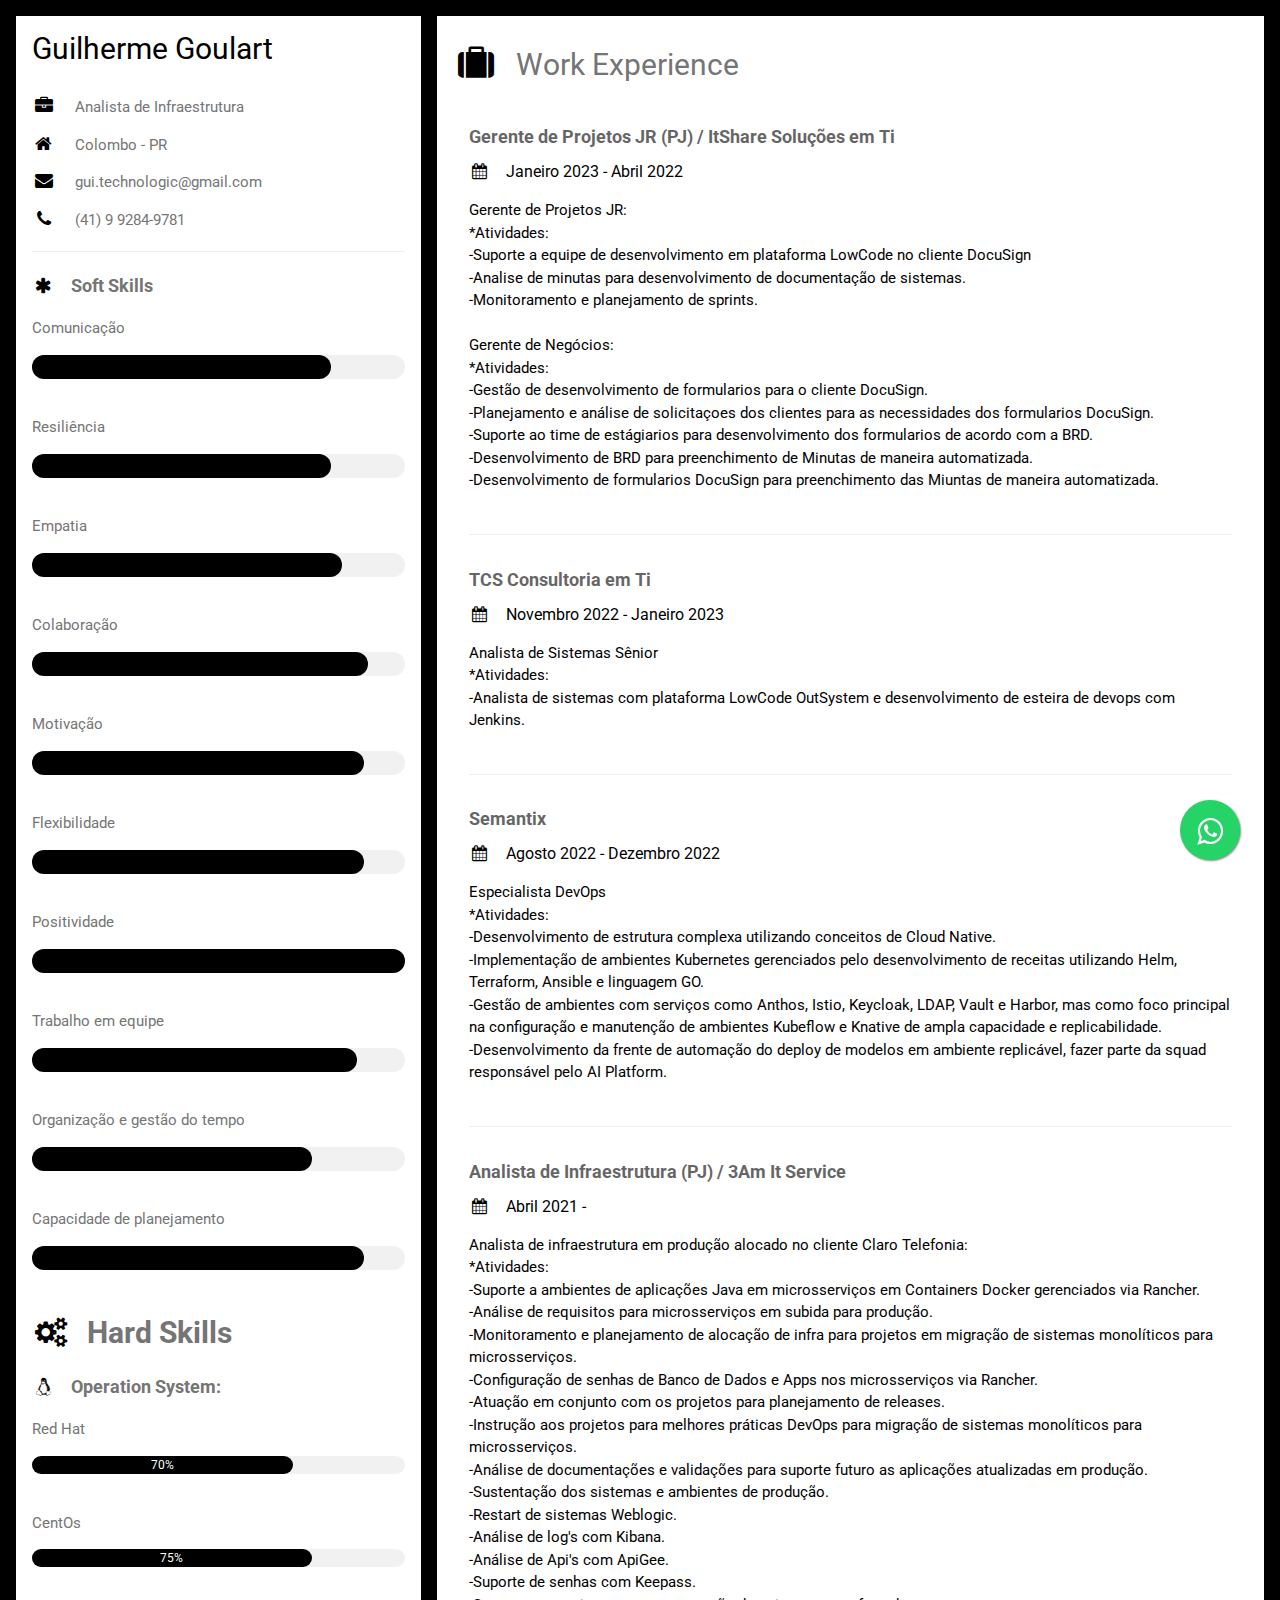
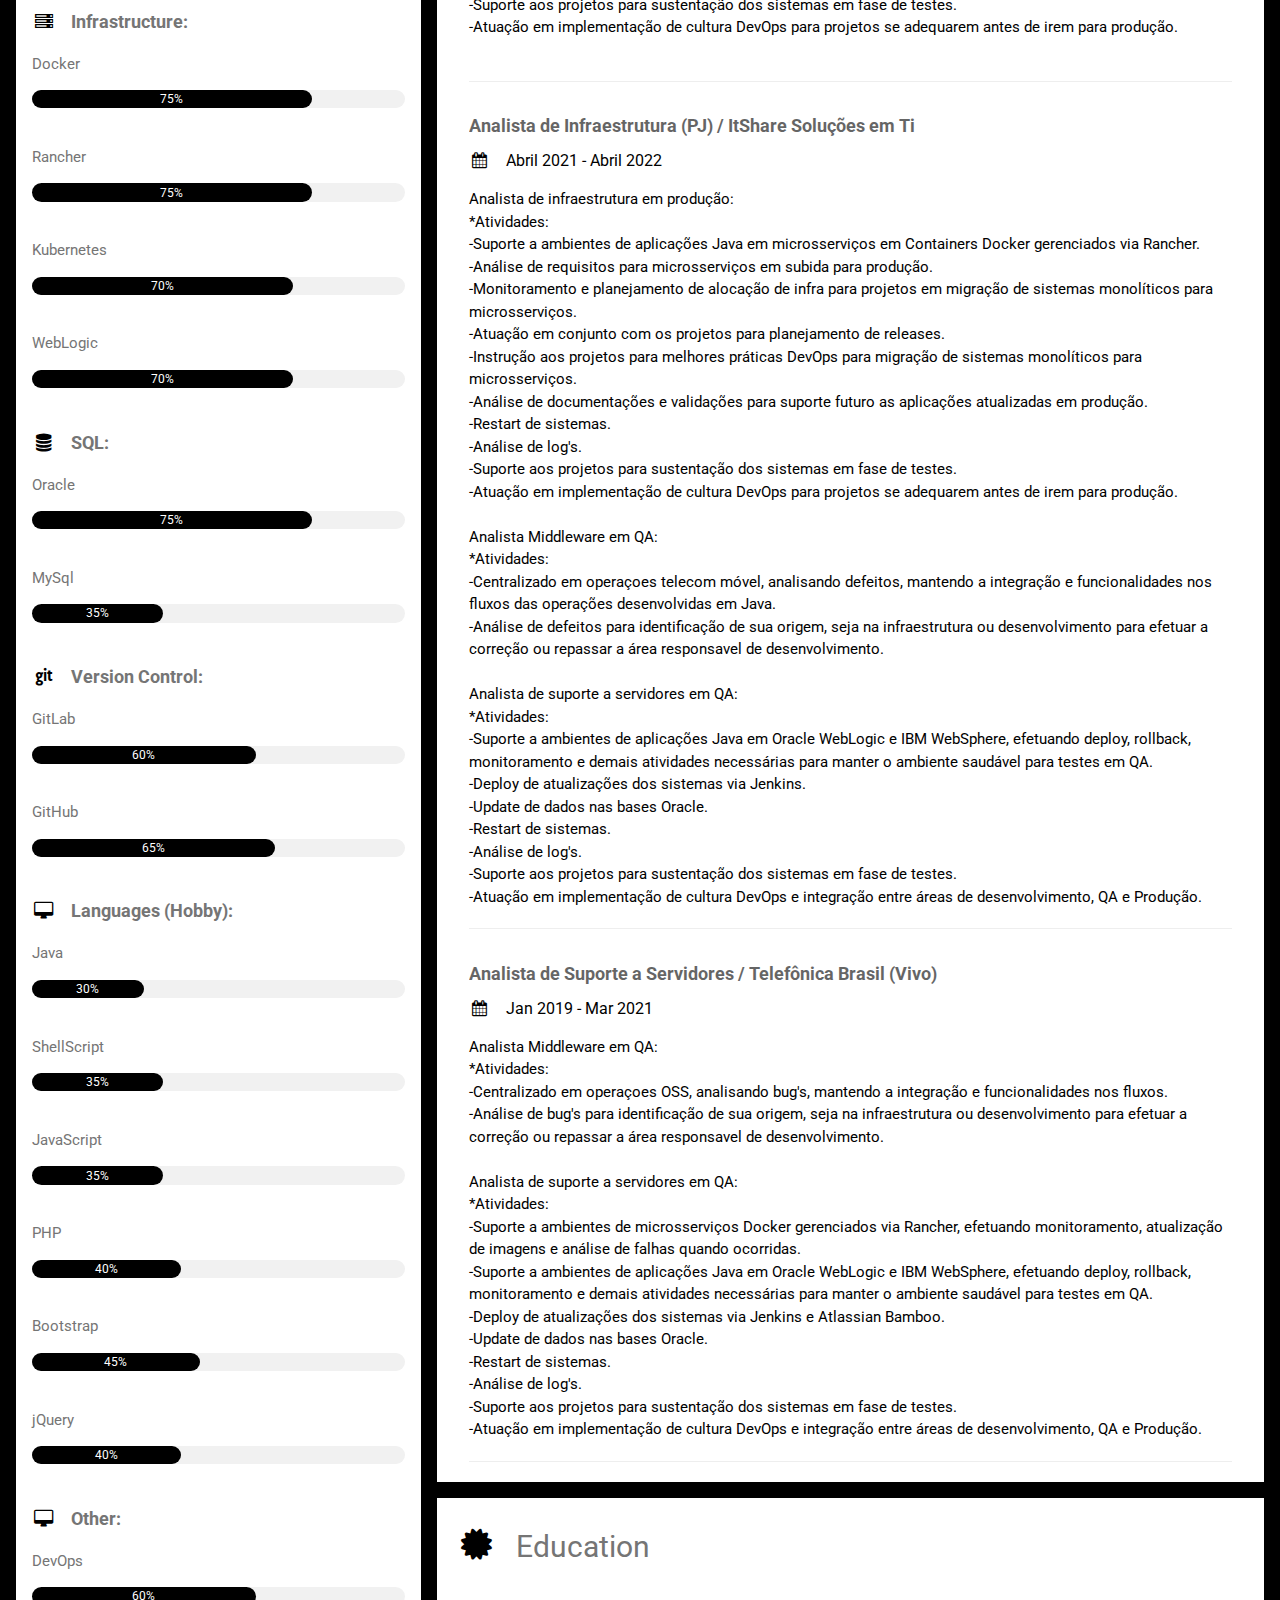
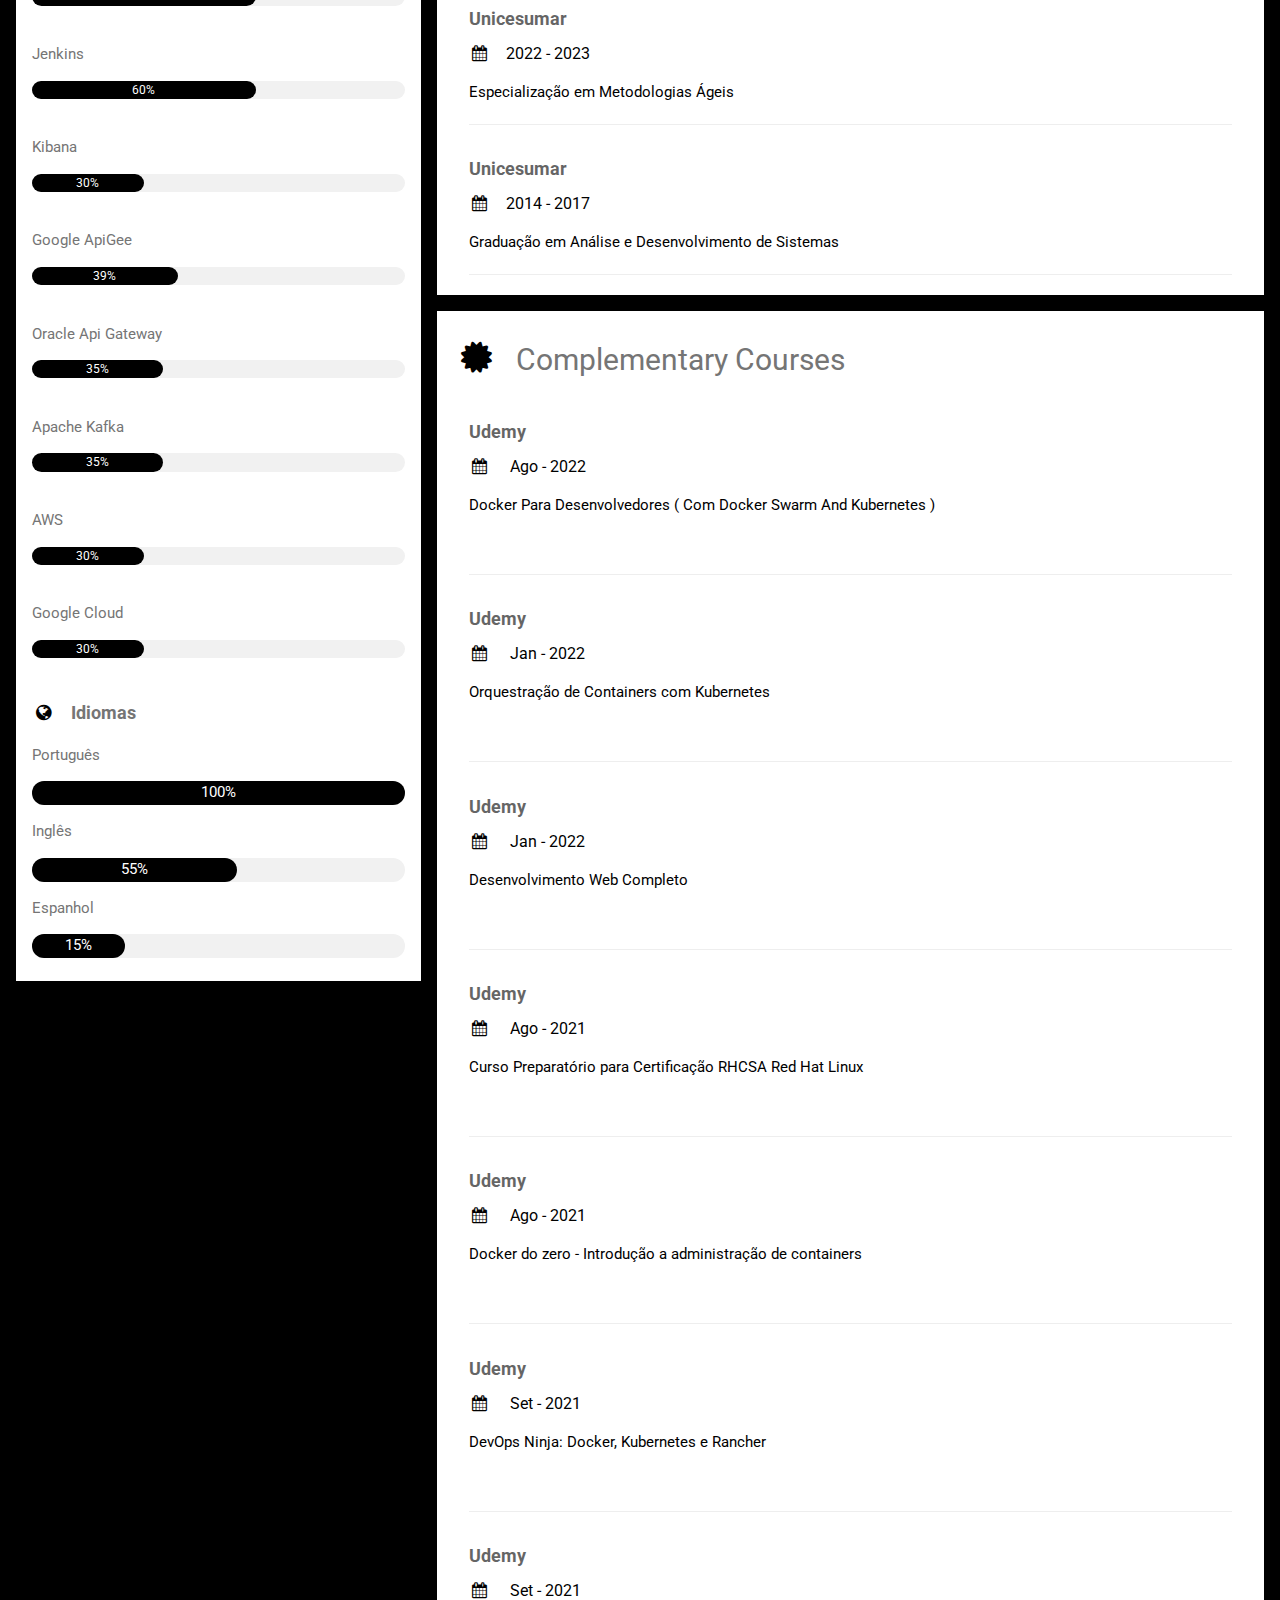
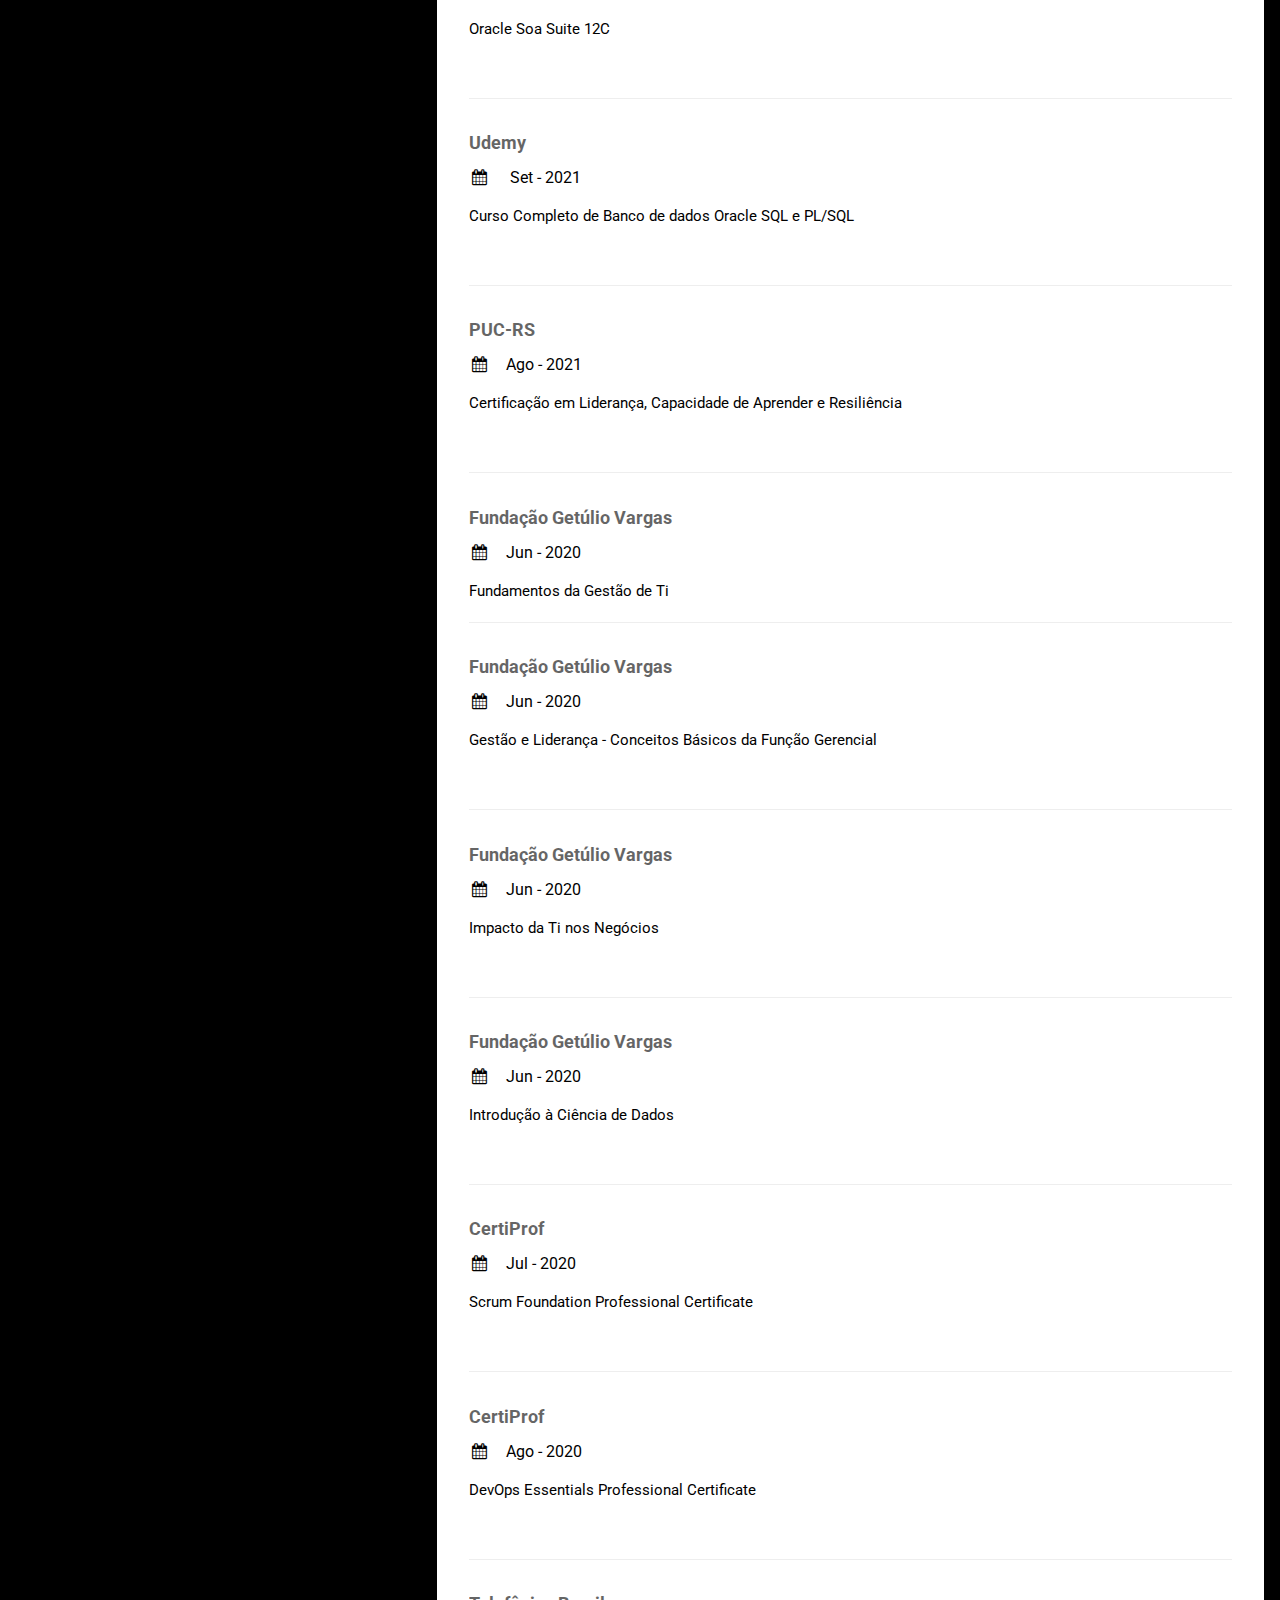
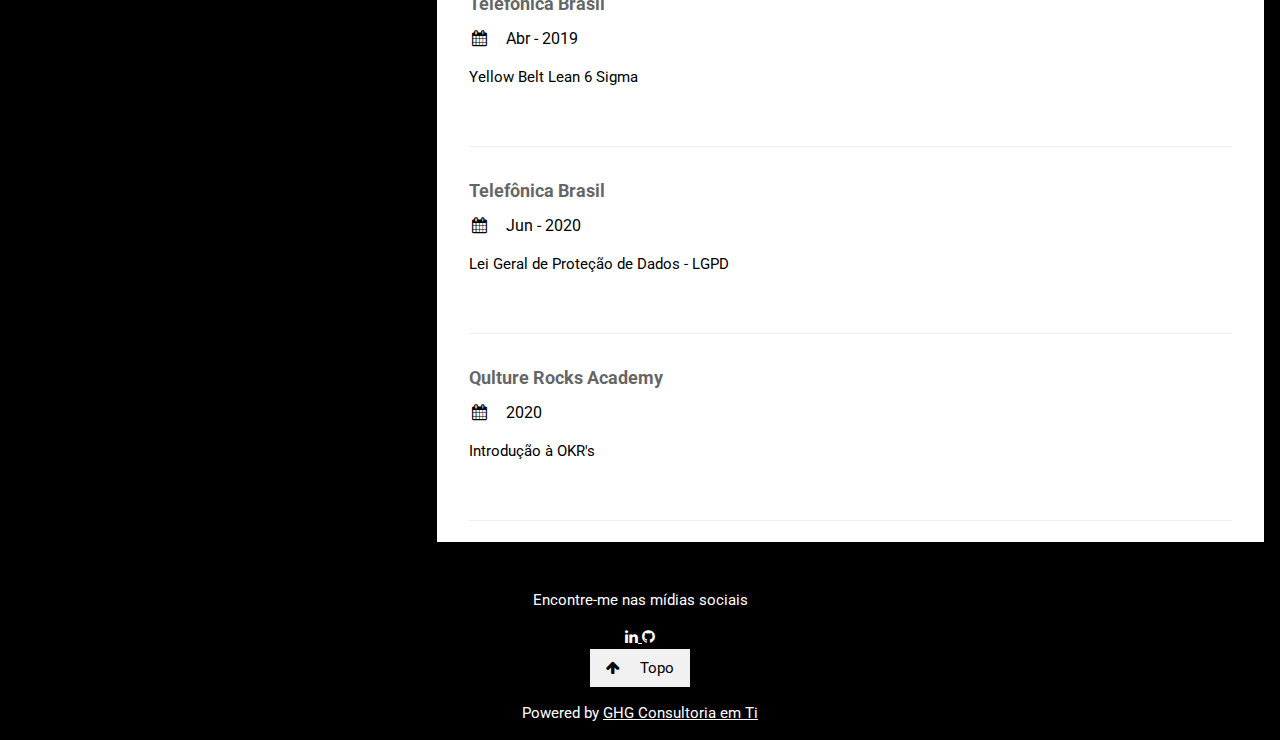
<file: Curriculo/index.html>
<!DOCTYPE html>
<html>
<title>CV Guilherme</title>
<meta charset="UTF-8">
<meta name="viewport" content="width=device-width, initial-scale=1">
<meta name="geo.region" content="BR-PR">
<meta name="geo.placement" content="Colombo">
<meta name="geo.position" content="-25.36997746782584, -49.16598553283551">
<meta name="ICBM" content="-25.36997746782584, -49.16598553283551">
<link rel="stylesheet" href="estilo.css">
<link rel='stylesheet' href='https://fonts.googleapis.com/css?family=Roboto'>
<link rel="stylesheet" href="https://cdnjs.cloudflare.com/ajax/libs/font-awesome/4.7.0/css/font-awesome.min.css">

<style>
    html,
    body,
    h1,
    h2,
    h3,
    h4,
    h5,
    h6 {
        font-family: "Roboto", sans-serif
    }
</style>

<body class="black">

    <!-- Page Container -->
    <div class="content margin-top" style="max-width:1400px;">

        <!-- The Grid -->
        <div class="row-padding">

            <!-- Left Column -->
            <div class="third">

                <div class="white text-grey card-4">

                    <div class="display-container">
                        <!--<img src="Guilherme.jpg" style="width:100%" alt="Avatar">-->

                        <div class="display-bottom left container text-black">
                            <h2>Guilherme Goulart</h2>
                        </div>

                    </div>

                    <div class="container ">

                        <p> <i class="fa fa-briefcase fa-fw margin-right large text-black"> </i> Analista de
                            Infraestrutura </p>
                        <p> <i class="fa fa-home fa-fw margin-right large text-black"> </i> Colombo - PR </p>
                        <p> <i class="fa fa-envelope fa-fw margin-right large text-black"> </i>
                            gui.technologic@gmail.com </p>
                        <p> <i class="fa fa-phone fa-fw margin-right large text-black"> </i> (41) 9 9284-9781 </p>
                        <hr>

                        <p class="large"><b><i class="fa fa-asterisk fa-fw margin-right text-black"></i>Soft Skills</b>
                        </p>

                        <p>Comunicação</p>
                        <div class="light-grey round-xlarge">
                            <div class="container center round-xlarge black" style="height:24px;width:80%"></div>
                        </div>
                        <br>

                        <p>Resiliência</p>
                        <div class="light-grey round-xlarge">
                            <div class="container center round-xlarge black" style="height:24px;width:80%"></div>
                        </div>
                        <br>

                        <p>Empatia</p>
                        <div class="light-grey round-xlarge">
                            <div class="container center round-xlarge black" style="height:24px;width:83%"></div>
                        </div>
                        <br>

                        <p>Colaboração</p>
                        <div class="light-grey round-xlarge">
                            <div class="container center round-xlarge black" style="height:24px;width:90%"></div>
                        </div>
                        <br>

                        <p>Motivação</p>
                        <div class="light-grey round-xlarge">
                            <div class="container center round-xlarge black" style="height:24px;width:89%"></div>
                        </div>
                        <br>

                        <p>Flexibilidade</p>
                        <div class="light-grey round-xlarge">
                            <div class="container center round-xlarge black" style="height:24px;width:89%"></div>
                        </div>
                        <br>

                        <p>Positividade</p>
                        <div class="light-grey round-xlarge">
                            <div class="container center round-xlarge black" style="height:24px;width:100%"></div>
                        </div>
                        <br>

                        <p>Trabalho em equipe</p>
                        <div class="light-grey round-xlarge">
                            <div class="container center round-xlarge black" style="height:24px;width:87%"></div>
                        </div>
                        <br>

                        <p>Organização e gestão do tempo</p>
                        <div class="light-grey round-xlarge">
                            <div class="container center round-xlarge black" style="height:24px;width:75%"></div>
                        </div>
                        <br>

                        <p>Capacidade de planejamento</p>
                        <div class="light-grey round-xlarge">
                            <div class="container center round-xlarge black" style="height:24px;width:89%"></div>
                        </div>
                        <br>

                        <p class="large">
                        <h2><b><i class="fa fa-gears fa-fw margin-right text-black"></i>Hard Skills</b></h2>
                        </p>

                        <p class="large"><b><i class="fa fa-linux fa-fw margin-right text-black"></i>Operation
                                System:</b></p>
                        <p>Red Hat</p>
                        <div class="light-grey round-xlarge small">
                            <div class="container center round-xlarge black" style="width:70%">70%</div>
                        </div>
                        <br>

                        <p>CentOs</p>
                        <div class="light-grey round-xlarge small">
                            <div class="container center round-xlarge black" style="width:75%">75%</div>
                        </div>
                        <br>

                        <p class="large"><b><i
                                    class="fa fa-server fa-fw margin-right text-black"></i>Infrastructure:</b></p>
                        <p>Docker</p>
                        <div class="light-grey round-xlarge small">
                            <div class="container center round-xlarge black" style="width:75%">75%</div>
                        </div>
                        <br>

                        <p>Rancher</p>
                        <div class="light-grey round-xlarge small">
                            <div class="container center round-xlarge black" style="width:75%">75%</div>
                        </div>
                        <br>

                        <p>Kubernetes</p>
                        <div class="light-grey round-xlarge small">
                            <div class="container center round-xlarge black" style="width:70%">70%</div>
                        </div>
                        <br>

                        <p>WebLogic</p>
                        <div class="light-grey round-xlarge small">
                            <div class="container center round-xlarge black" style="width:70%">70%</div>
                        </div>
                        <br>

                        <p class="large"><b><i class="fa fa-database fa-fw margin-right text-black"></i>SQL:</b></p>
                        <p>Oracle</p>
                        <div class="light-grey round-xlarge small">
                            <div class="container center round-xlarge black" style="width:75%">75%</div>
                        </div>
                        <br>

                        <p>MySql</p>
                        <div class="light-grey round-xlarge small">
                            <div class="container center round-xlarge black" style="width:35%">35%</div>
                        </div>
                        <br>

                        <p class="large"><b><i class="fa fa-git fa-fw margin-right text-black"></i>Version Control:</b>
                        </p>
                        <p>GitLab</p>
                        <div class="light-grey round-xlarge small">
                            <div class="container center round-xlarge black" style="width:60%">60%</div>
                        </div>
                        <br>

                        <p>GitHub</p>
                        <div class="light-grey round-xlarge small">
                            <div class="container center round-xlarge black" style="width:65%">65%</div>
                        </div>
                        <br>

                        <p class="large"><b><i class="fa fa-desktop fa-fw margin-right text-black"></i>Languages
                                (Hobby):</b></p>
                        <p>Java</p>
                        <div class="light-grey round-xlarge small">
                            <div class="container center round-xlarge black" style="width:30%">30%</div>
                        </div>
                        <br>

                        <p>ShellScript</p>
                        <div class="light-grey round-xlarge small">
                            <div class="container center round-xlarge black" style="width:35%">35%</div>
                        </div>
                        <br>

                        <p>JavaScript</p>
                        <div class="light-grey round-xlarge small">
                            <div class="container center round-xlarge black" style="width:35%">35%</div>
                        </div>
                        <br>

                        <p>PHP</p>
                        <div class="light-grey round-xlarge small">
                            <div class="container center round-xlarge black" style="width:40%">40%</div>
                        </div>
                        <br>

                        <p>Bootstrap</p>
                        <div class="light-grey round-xlarge small">
                            <div class="container center round-xlarge black" style="width:45%">45%</div>
                        </div>
                        <br>

                        <p>jQuery</p>
                        <div class="light-grey round-xlarge small">
                            <div class="container center round-xlarge black" style="width:40%">40%</div>
                        </div>
                        <br>

                        <p class="large"><b><i class="fa fa-desktop fa-fw margin-right text-black"></i>Other:</b></p>

                        <p>DevOps</p>
                        <div class="light-grey round-xlarge small">
                            <div class="container center round-xlarge black" style="width:60%">60%</div>
                        </div>
                        <br>

                        <p>Jenkins</p>
                        <div class="light-grey round-xlarge small">
                            <div class="container center round-xlarge black" style="width:60%">60%</div>
                        </div>
                        <br>

                        <p>Kibana</p>
                        <div class="light-grey round-xlarge small">
                            <div class="container center round-xlarge black" style="width:30%">30%</div>
                        </div>
                        <br>

                        <p>Google ApiGee</p>
                        <div class="light-grey round-xlarge small">
                            <div class="container center round-xlarge black" style="width:39%">39%</div>
                        </div>
                        <br>

                        <p>Oracle Api Gateway</p>
                        <div class="light-grey round-xlarge small">
                            <div class="container center round-xlarge black" style="width:35%">35%</div>
                        </div>
                        <br>

                        <p>Apache Kafka</p>
                        <div class="light-grey round-xlarge small">
                            <div class="container center round-xlarge black" style="width:35%">35%</div>
                        </div>
                        <br>

                        <p>AWS</p>
                        <div class="light-grey round-xlarge small">
                            <div class="container center round-xlarge black" style="width:30%">30%</div>
                        </div>
                        <br>

                        <p>Google Cloud</p>
                        <div class="light-grey round-xlarge small">
                            <div class="container center round-xlarge black" style="width:30%">30%</div>
                        </div>
                        <br>

                        <p class="large text-theme"><b><i
                                    class="fa fa-globe fa-fw margin-right text-black"></i>Idiomas</b></p>

                        <p>Português</p>
                        <div class="light-grey round-xlarge">
                            <div class="container center round-xlarge black" style="height:24px;width:100%">100%</div>
                        </div>

                        <p>Inglês</p>
                        <div class="light-grey round-xlarge">
                            <div class="container center round-xlarge black" style="height:24px;width:55%">55%</div>
                        </div>

                        <p>Espanhol</p>
                        <div class="light-grey round-xlarge">
                            <div class="container center round-xlarge black" style="height:24px;width:25%">15%</div>
                        </div>

                        <br>

                    </div>

                </div> <br>

                <!-- End Left Column -->
            </div>

            <!-- Right Column -->
            <div class="twothird">

                <div class="container card white margin-bottom" id="Home">
                    <h2 class="text-grey padding-16"><i class="fa fa-suitcase fa-fw margin-right xxlarge text-black">
                        </i>Work Experience</h2>


                    <div class="container">
                        <h5 class="opacity"><b>Gerente de Projetos JR (PJ) / ItShare Soluções em Ti</b></h5>
                        <h6 class="text-black"><i class="fa fa-calendar fa-fw margin-right"></i>Janeiro 2023 - Abril
                            2022
                        </h6>
                        <p>Gerente de Projetos JR:<br>
                            *Atividades:<br>
                            -Suporte a equipe de desenvolvimento em plataforma LowCode no cliente DocuSign<br>
                            -Analise de minutas para desenvolvimento de documentação de sistemas.<br>
                            -Monitoramento e planejamento de sprints.<br>

                            <br>
                            Gerente de Negócios:<br>
                            *Atividades:<br>
                            -Gestão de desenvolvimento de formularios para o cliente DocuSign.<br>
                            -Planejamento e análise de solicitaçoes dos clientes para as necessidades dos formularios
                            DocuSign.<br>
                            -Suporte ao time de estágiarios para desenvolvimento dos formularios de acordo com a
                            BRD.<br>
                            -Desenvolvimento de BRD para preenchimento de Minutas de maneira automatizada.<br>
                            -Desenvolvimento de formularios DocuSign para preenchimento das Miuntas de maneira
                            automatizada.<br>

                            <br>
                        </p>
                        <hr>
                    </div>

                    <div class="container">
                        <h5 class="opacity"><b>TCS Consultoria em Ti</b></h5>
                        <h6 class="text-black"><i class="fa fa-calendar fa-fw margin-right"></i>Novembro 2022 - Janeiro
                            2023<span class="tag black round"></span></h6>
                        <p>Analista de Sistemas Sênior<br>
                            *Atividades:<br>
                            -Analista de sistemas com plataforma LowCode OutSystem e desenvolvimento de esteira de
                            devops com Jenkins.<br>
                            <br>
                        </p>
                        <hr>
                    </div>


                    <div class="container">
                        <h5 class="opacity"><b>Semantix</b></h5>
                        <h6 class="text-black"><i class="fa fa-calendar fa-fw margin-right"></i>Agosto 2022 - Dezembro
                            2022<span class="tag black round"></span></h6>
                        <p>Especialista DevOps<br>
                            *Atividades:<br>
                            -Desenvolvimento de estrutura complexa utilizando conceitos de Cloud Native.<br>
                            -Implementação de ambientes Kubernetes gerenciados pelo desenvolvimento de receitas
                            utilizando Helm, Terraform, Ansible e linguagem GO.<br>
                            -Gestão de ambientes com serviços como Anthos, Istio, Keycloak, LDAP, Vault e Harbor,
                            mas como foco principal na configuração e manutenção de ambientes Kubeflow e Knative de
                            ampla capacidade e replicabilidade.<br>
                            -Desenvolvimento da frente de automação do deploy de modelos em ambiente
                            replicável, fazer parte da squad responsável pelo AI Platform.<br>
                            <br>
                        </p>
                        <hr>
                    </div>


                    <div class="container">
                        <h5 class="opacity"><b>Analista de Infraestrutura (PJ) / 3Am It Service</b></h5>
                        <h6 class="text-black"><i class="fa fa-calendar fa-fw margin-right"></i>Abril 2021 - <span
                                class="tag black round"></span></h6>
                        <p>Analista de infraestrutura em produção alocado no cliente Claro Telefonia:<br>
                            *Atividades:<br>
                            -Suporte a ambientes de aplicações Java em microsserviços em Containers
                            Docker gerenciados via Rancher.<br>
                            -Análise de requisitos para microsserviços em subida para produção.<br>
                            -Monitoramento e planejamento de alocação de infra para projetos em
                            migração de sistemas monolíticos para microsserviços.<br>
                            -Configuração de senhas de Banco de Dados e Apps nos microsserviços via Rancher.<br>
                            -Atuação em conjunto com os projetos para planejamento de releases.<br>
                            -Instrução aos projetos para melhores práticas DevOps para migração de
                            sistemas monolíticos para microsserviços.<br>
                            -Análise de documentações e validações para suporte futuro as aplicações
                            atualizadas em produção.<br>
                            -Sustentação dos sistemas e ambientes de produção.<br>
                            -Restart de sistemas Weblogic.<br>
                            -Análise de log's com Kibana.<br>
                            -Análise de Api's com ApiGee.<br>
                            -Suporte de senhas com Keepass.<br>
                            -Suporte aos projetos para sustentação dos sistemas em fase de testes.<br>
                            -Atuação em implementação de cultura DevOps para projetos se adequarem
                            antes de irem para produção.<br>
                            <br>


                        </p>
                        <hr>
                    </div>

                    <div class="container">
                        <h5 class="opacity"><b>Analista de Infraestrutura (PJ) / ItShare Soluções em Ti</b></h5>
                        <h6 class="text-black"><i class="fa fa-calendar fa-fw margin-right"></i>Abril 2021 - Abril 2022
                        </h6>
                        <p>Analista de infraestrutura em produção:<br>
                            *Atividades:<br>
                            -Suporte a ambientes de aplicações Java em microsserviços em Containers
                            Docker gerenciados via Rancher.<br>
                            -Análise de requisitos para microsserviços em subida para produção.<br>
                            -Monitoramento e planejamento de alocação de infra para projetos em
                            migração de sistemas monolíticos para microsserviços.<br>
                            -Atuação em conjunto com os projetos para planejamento de releases.<br>
                            -Instrução aos projetos para melhores práticas DevOps para migração de
                            sistemas monolíticos para microsserviços.<br>
                            -Análise de documentações e validações para suporte futuro as aplicações
                            atualizadas em produção.<br>
                            -Restart de sistemas.<br>
                            -Análise de log's.<br>
                            -Suporte aos projetos para sustentação dos sistemas em fase de testes.<br>
                            -Atuação em implementação de cultura DevOps para projetos se adequarem
                            antes de irem para produção.<br>
                            <br>
                            Analista Middleware em QA:<br>
                            *Atividades:<br>
                            -Centralizado em operaçoes telecom móvel, analisando defeitos, mantendo a
                            integração e funcionalidades nos fluxos das operações
                            desenvolvidas em Java.<br>
                            -Análise de defeitos para identificação de sua origem, seja na infraestrutura ou
                            desenvolvimento para efetuar a correção ou repassar a área responsavel
                            de desenvolvimento.<br>
                            <br>
                            Analista de suporte a servidores em QA:<br>
                            *Atividades:<br>
                            -Suporte a ambientes de aplicações Java em Oracle WebLogic e IBM
                            WebSphere, efetuando deploy, rollback, monitoramento e demais
                            atividades necessárias para manter o ambiente saudável para testes em QA.<br>
                            -Deploy de atualizações dos sistemas via Jenkins.<br>
                            -Update de dados nas bases Oracle.<br>
                            -Restart de sistemas.<br>
                            -Análise de log's.<br>
                            -Suporte aos projetos para sustentação dos sistemas em fase de testes.<br>
                            -Atuação em implementação de cultura DevOps e integração entre áreas de
                            desenvolvimento, QA e Produção.<br>

                        </p>
                        <hr>
                    </div>

                    <div class="container">
                        <h5 class="opacity"><b>Analista de Suporte a Servidores / Telefônica Brasil (Vivo)</b></h5>
                        <h6 class="text-black"><i class="fa fa-calendar fa-fw margin-right"></i>Jan 2019 - Mar 2021</h6>
                        <p>Analista Middleware em QA:<br>
                            *Atividades:<br>
                            -Centralizado em operaçoes OSS, analisando bug's, mantendo a
                            integração e funcionalidades nos fluxos.<br>
                            -Análise de bug's para identificação de sua origem, seja na infraestrutura ou
                            desenvolvimento para efetuar a correção ou repassar a área responsavel
                            de desenvolvimento.<br>
                            <br>
                            Analista de suporte a servidores em QA:<br>
                            *Atividades:<br>
                            -Suporte a ambientes de microsserviços Docker gerenciados via Rancher,
                            efetuando monitoramento, atualização de imagens e análise de falhas
                            quando ocorridas.<br>
                            -Suporte a ambientes de aplicações Java em Oracle WebLogic e IBM
                            WebSphere, efetuando deploy, rollback, monitoramento e demais
                            atividades necessárias para manter o ambiente saudável para testes em QA.<br>
                            -Deploy de atualizações dos sistemas via Jenkins e Atlassian Bamboo.<br>
                            -Update de dados nas bases Oracle.<br>
                            -Restart de sistemas.<br>
                            -Análise de log's.<br>
                            -Suporte aos projetos para sustentação dos sistemas em fase de testes.<br>
                            -Atuação em implementação de cultura DevOps e integração entre áreas de
                            desenvolvimento, QA e Produção.
                        </p>
                        <hr>
                    </div>
                </div>
            </div>



            <!-- Right Column -->
            <div class="twothird">

                <div class="container card white margin-bottom">
                    <h2 class="text-grey padding-16"><i class="fa fa-certificate fa-fw margin-right xxlarge text-black">
                        </i>Education</h2>
                    <div class="container">
                        <h5 class="opacity"><b>Unicesumar</b></h5>
                        <h6 class="text-black"><i class="fa fa-calendar fa-fw margin-right"></i>2022 - 2023</h6>
                        <p>Especialização em Metodologias Ágeis</p>
                        <hr>
                    </div>
                    <div class="container">
                        <h5 class="opacity"><b>Unicesumar</b></h5>
                        <h6 class="text-black"><i class="fa fa-calendar fa-fw margin-right"></i>2014 - 2017</h6>
                        <p>Graduação em Análise e Desenvolvimento de Sistemas</p>
                        <hr>
                    </div>

                </div>
            </div>

            <!-- Right Column -->
            <div class="twothird">

                <div class="container card white margin-bottom">
                    <h2 class="text-grey padding-16"><i class="fa fa-certificate fa-fw margin-right xxlarge text-black">
                        </i>Complementary Courses</h2>

                    <div class="container">
                        <h5 class="opacity"><b>Udemy</b></h5>
                        <h6 class="text-black"><i class="fa fa-calendar fa-fw margin-right"></i> Ago - 2022 </h6>
                        <p> Docker Para Desenvolvedores ( Com Docker Swarm And Kubernetes )</p><br>
                        <hr>
                    </div>

                    <div class="container">
                        <h5 class="opacity"><b> Udemy </b></h5>
                        <h6 class="text-black"><i class="fa fa-calendar fa-fw margin-right"></i> Jan - 2022 </h6>
                        <p> Orquestração de Containers com Kubernetes </p><br>
                        <hr>
                    </div>

                    <div class="container">
                        <h5 class="opacity"><b> Udemy </b></h5>
                        <h6 class="text-black"><i class="fa fa-calendar fa-fw margin-right"></i> Jan - 2022 </h6>
                        <p> Desenvolvimento Web Completo </p><br>
                        <hr>
                    </div>

                    <div class="container">
                        <h5 class="opacity"><b> Udemy </b></h5>
                        <h6 class="text-black"><i class="fa fa-calendar fa-fw margin-right"></i> Ago - 2021 </h6>
                        <p> Curso Preparatório para Certificação RHCSA Red Hat Linux </p><br>
                        <hr>
                    </div>

                    <div class="container">
                        <h5 class="opacity"><b>Udemy</b></h5>
                        <h6 class="text-black"><i class="fa fa-calendar fa-fw margin-right"></i> Ago - 2021 </h6>
                        <p> Docker do zero - Introdução a administração de containers</p><br>
                        <hr>
                    </div>

                    <div class="container">
                        <h5 class="opacity"><b>Udemy</b></h5>
                        <h6 class="text-black"><i class="fa fa-calendar fa-fw margin-right"></i> Set - 2021 </h6>
                        <p>DevOps Ninja: Docker, Kubernetes e Rancher</p><br>
                        <hr>
                    </div>

                    <div class="container">
                        <h5 class="opacity"><b>Udemy</b></h5>
                        <h6 class="text-black"><i class="fa fa-calendar fa-fw margin-right"></i> Set - 2021 </h6>
                        <p>Oracle Soa Suite 12C</p><br>
                        <hr>
                    </div>

                    <div class="container">
                        <h5 class="opacity"><b>Udemy</b></h5>
                        <h6 class="text-black"><i class="fa fa-calendar fa-fw margin-right"></i> Set - 2021 </h6>
                        <p>Curso Completo de Banco de dados Oracle SQL e PL/SQL</p><br>
                        <hr>
                    </div>

                    <div class="container">
                        <h5 class="opacity"><b>PUC-RS</b></h5>
                        <h6 class="text-black"><i class="fa fa-calendar fa-fw margin-right"></i>Ago - 2021</h6>
                        <p>Certificação em Liderança, Capacidade de Aprender e Resiliência</p><br>
                        <hr>
                    </div>

                    <div class="container">
                        <h5 class="opacity"><b>Fundação Getúlio Vargas</b></h5>
                        <h6 class="text-black"><i class="fa fa-calendar fa-fw margin-right"></i>Jun - 2020</h6>
                        <p>Fundamentos da Gestão de Ti</p>
                        <hr>
                    </div>

                    <div class="container">
                        <h5 class="opacity"><b>Fundação Getúlio Vargas</b></h5>
                        <h6 class="text-black"><i class="fa fa-calendar fa-fw margin-right"></i>Jun - 2020</h6>
                        <p>Gestão e Liderança - Conceitos Básicos da Função Gerencial</p><br>
                        <hr>
                    </div>

                    <div class="container">
                        <h5 class="opacity"><b>Fundação Getúlio Vargas</b></h5>
                        <h6 class="text-black"><i class="fa fa-calendar fa-fw margin-right"></i>Jun - 2020</h6>
                        <p>Impacto da Ti nos Negócios</p><br>
                        <hr>
                    </div>

                    <div class="container">
                        <h5 class="opacity"><b>Fundação Getúlio Vargas</b></h5>
                        <h6 class="text-black"><i class="fa fa-calendar fa-fw margin-right"></i>Jun - 2020</h6>
                        <p>Introdução à Ciência de Dados</p><br>
                        <hr>
                    </div>

                    <div class="container">
                        <h5 class="opacity"><b>CertiProf</b></h5>
                        <h6 class="text-black"><i class="fa fa-calendar fa-fw margin-right"></i>Jul - 2020</h6>
                        <p>Scrum Foundation Professional Certificate</p><br>
                        <hr>
                    </div>

                    <div class="container">
                        <h5 class="opacity"><b>CertiProf</b></h5>
                        <h6 class="text-black"><i class="fa fa-calendar fa-fw margin-right"></i>Ago - 2020</h6>
                        <p>DevOps Essentials Professional Certificate</p><br>
                        <hr>
                    </div>

                    <div class="container">
                        <h5 class="opacity"><b>Telefônica Brasil</b></h5>
                        <h6 class="text-black"><i class="fa fa-calendar fa-fw margin-right"></i>Abr - 2019</h6>
                        <p>Yellow Belt Lean 6 Sigma</p><br>
                        <hr>
                    </div>

                    <div class="container">
                        <h5 class="opacity"><b>Telefônica Brasil</b></h5>
                        <h6 class="text-black"><i class="fa fa-calendar fa-fw margin-right"></i>Jun - 2020</h6>
                        <p>Lei Geral de Proteção de Dados - LGPD</p><br>
                        <hr>
                    </div>

                    <div class="container">
                        <h5 class="opacity"><b>Qulture Rocks Academy</b></h5>
                        <h6 class="text-black"><i class="fa fa-calendar fa-fw margin-right"></i>2020</h6>
                        <p>Introdução à OKR's</p><br>
                        <hr>
                    </div>



                </div>

            </div>

            <!-- End Grid -->
        </div>

        <!-- End Page Container -->
    </div>

    <footer class="container black center margin-top">
        <p>Encontre-me nas mídias sociais</p>
        <!--<i class="fa fa-facebook-official hover-opacity"></i>  
                    <i class="fa fa-instagram hover-opacity"></i>          
                    <i class="fa fa-snapchat hover-opacity"></i>           
                    <i class="fa fa-twitter hover-opacity"></i>            -->
        <a href="https://www.linkedin.com/in/guilherme-goulart-539a90b1/" target="_blank"> <i
                class="fa   fa-linkedin hover-opacity"> </i> </a>
        <a href="https://github.com/guitechnologic" target="_blank"> <i class="fa   fa-github   hover-opacity"> </i>
        </a>
        <br>
        <a href="#Home" class="button   light-grey"> <i class="fa    fa-arrow-up margin-right"> </i> Topo </a>
        <p>Powered by <a href="https://www.ghgconsultoriaemti.com/" target="_blank">GHG Consultoria em Ti</a></p>
    </footer>

    <link rel="stylesheet" href="https://maxcdn.bootstrapcdn.com/font-awesome/4.5.0/css/font-awesome.min.css">
    <a href="https://wa.me/5541992849781?text=A%20GHG%20Consultoria%20em%20TI%20agradece%20o%20seu%20contato.%20O%20que%20podemos%20fazer%20por%20você%20hoje%20?"
        style="position:fixed;width:60px;height:60px;bottom:40px;right:40px;background-color:#25d366;color:#FFF;border-radius:50px;text-align:center;font-size:30px;box-shadow: 1px 1px 2px #888;
                            z-index:1000;" target="_blank">
        <i style="margin-top:16px" class="fa fa-whatsapp"></i>
    </a>

</body>

</html>
</file>
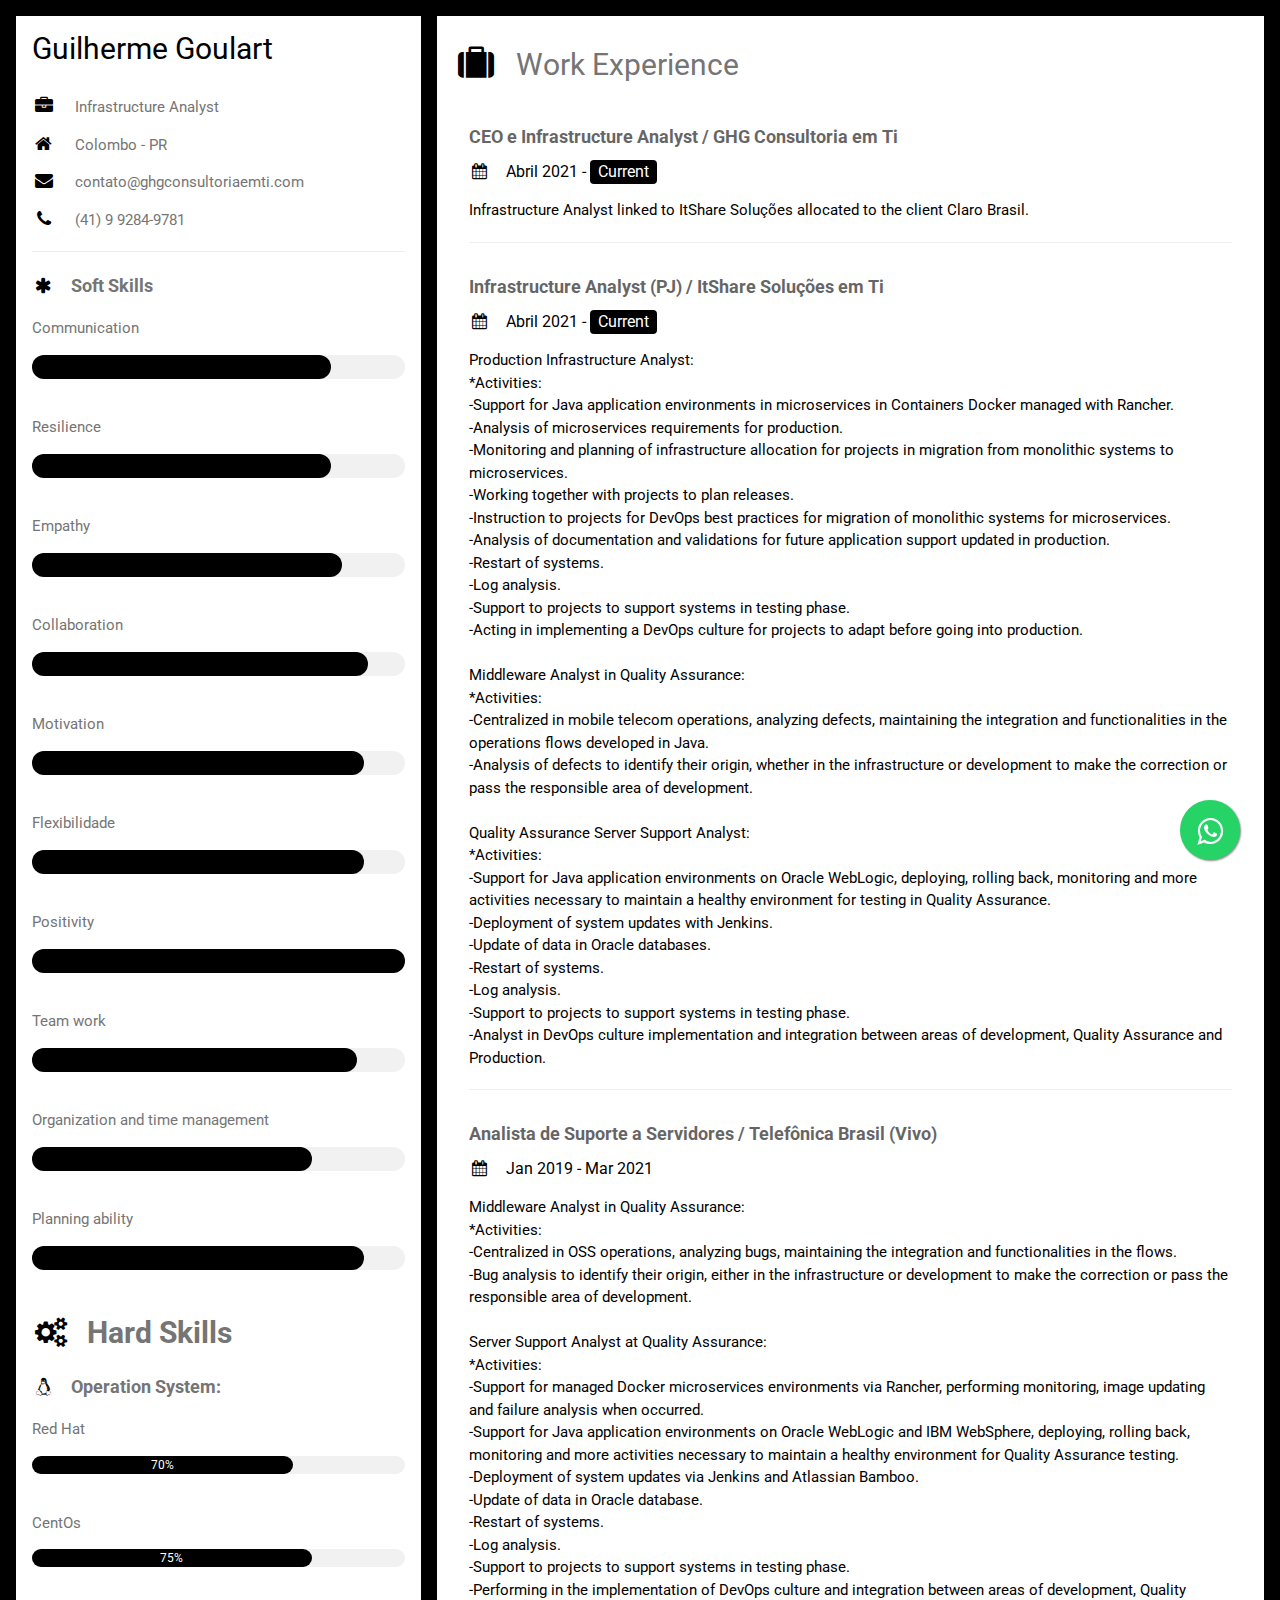
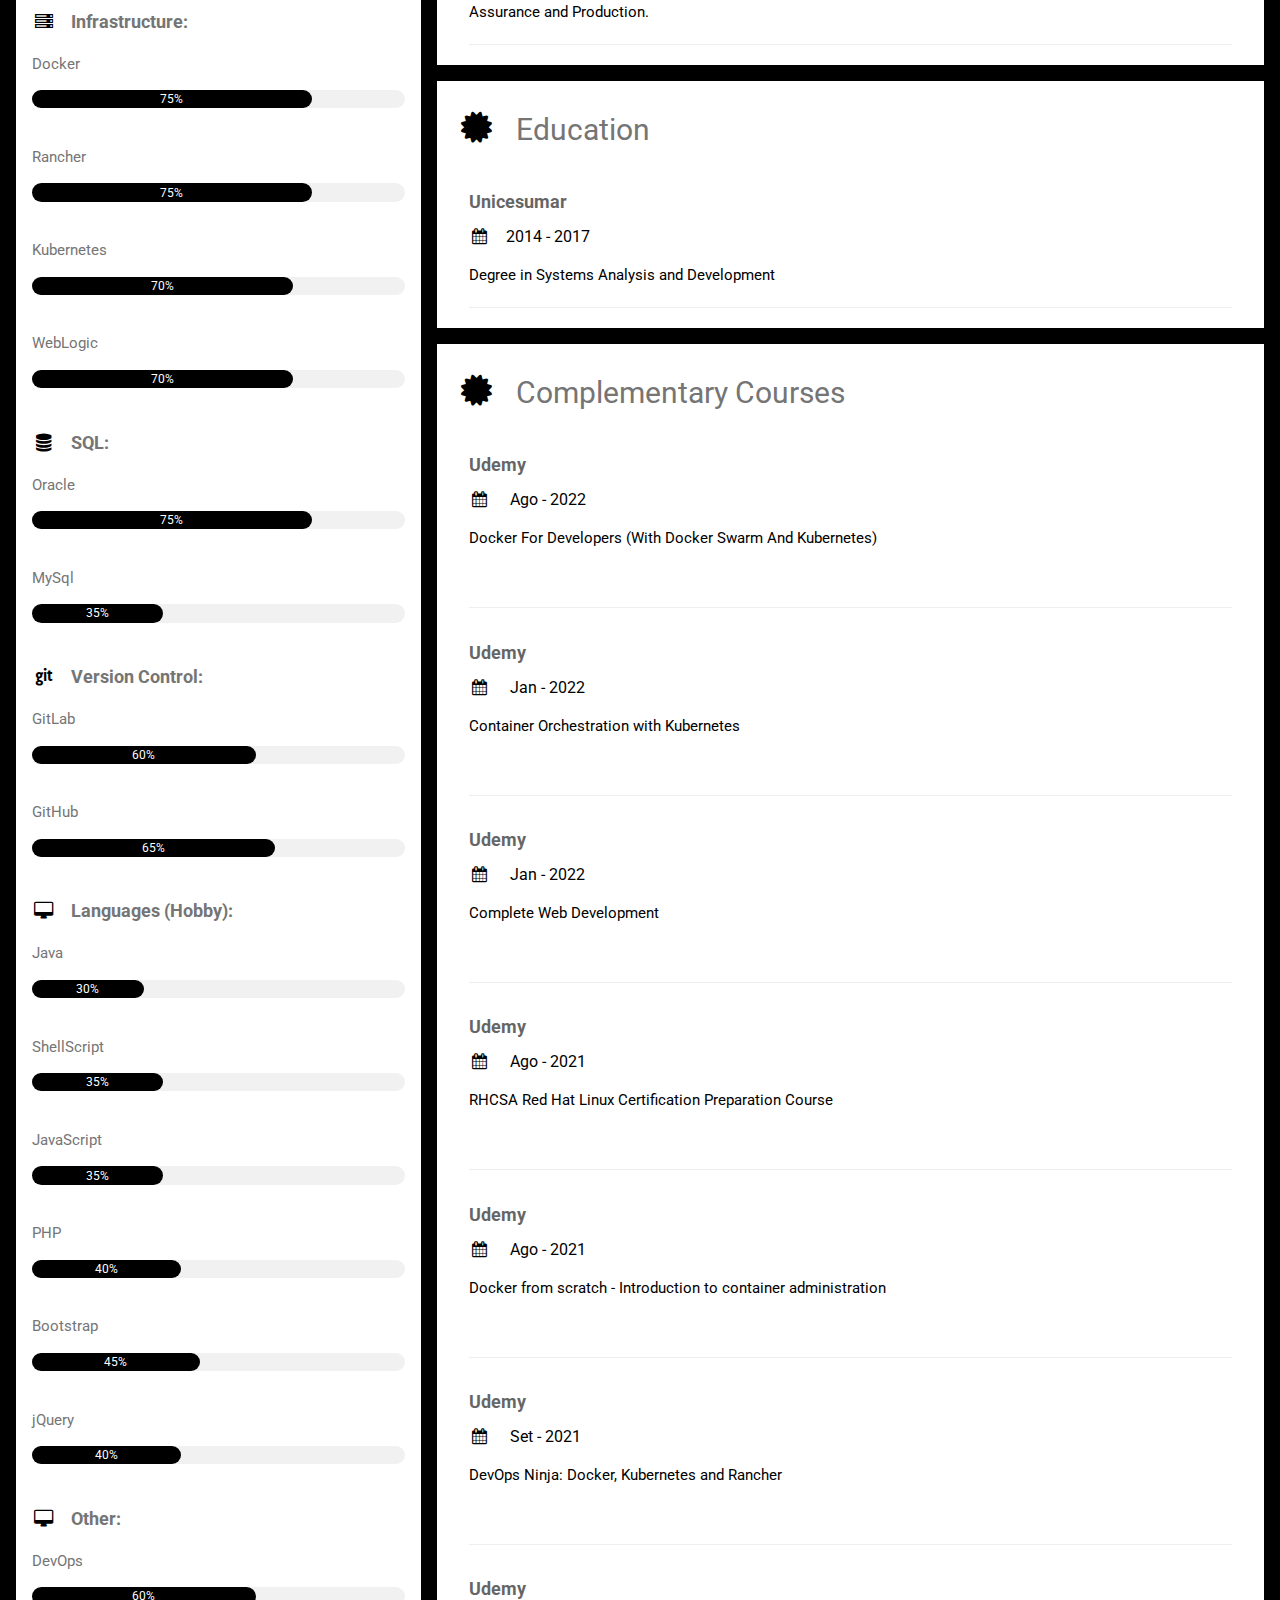
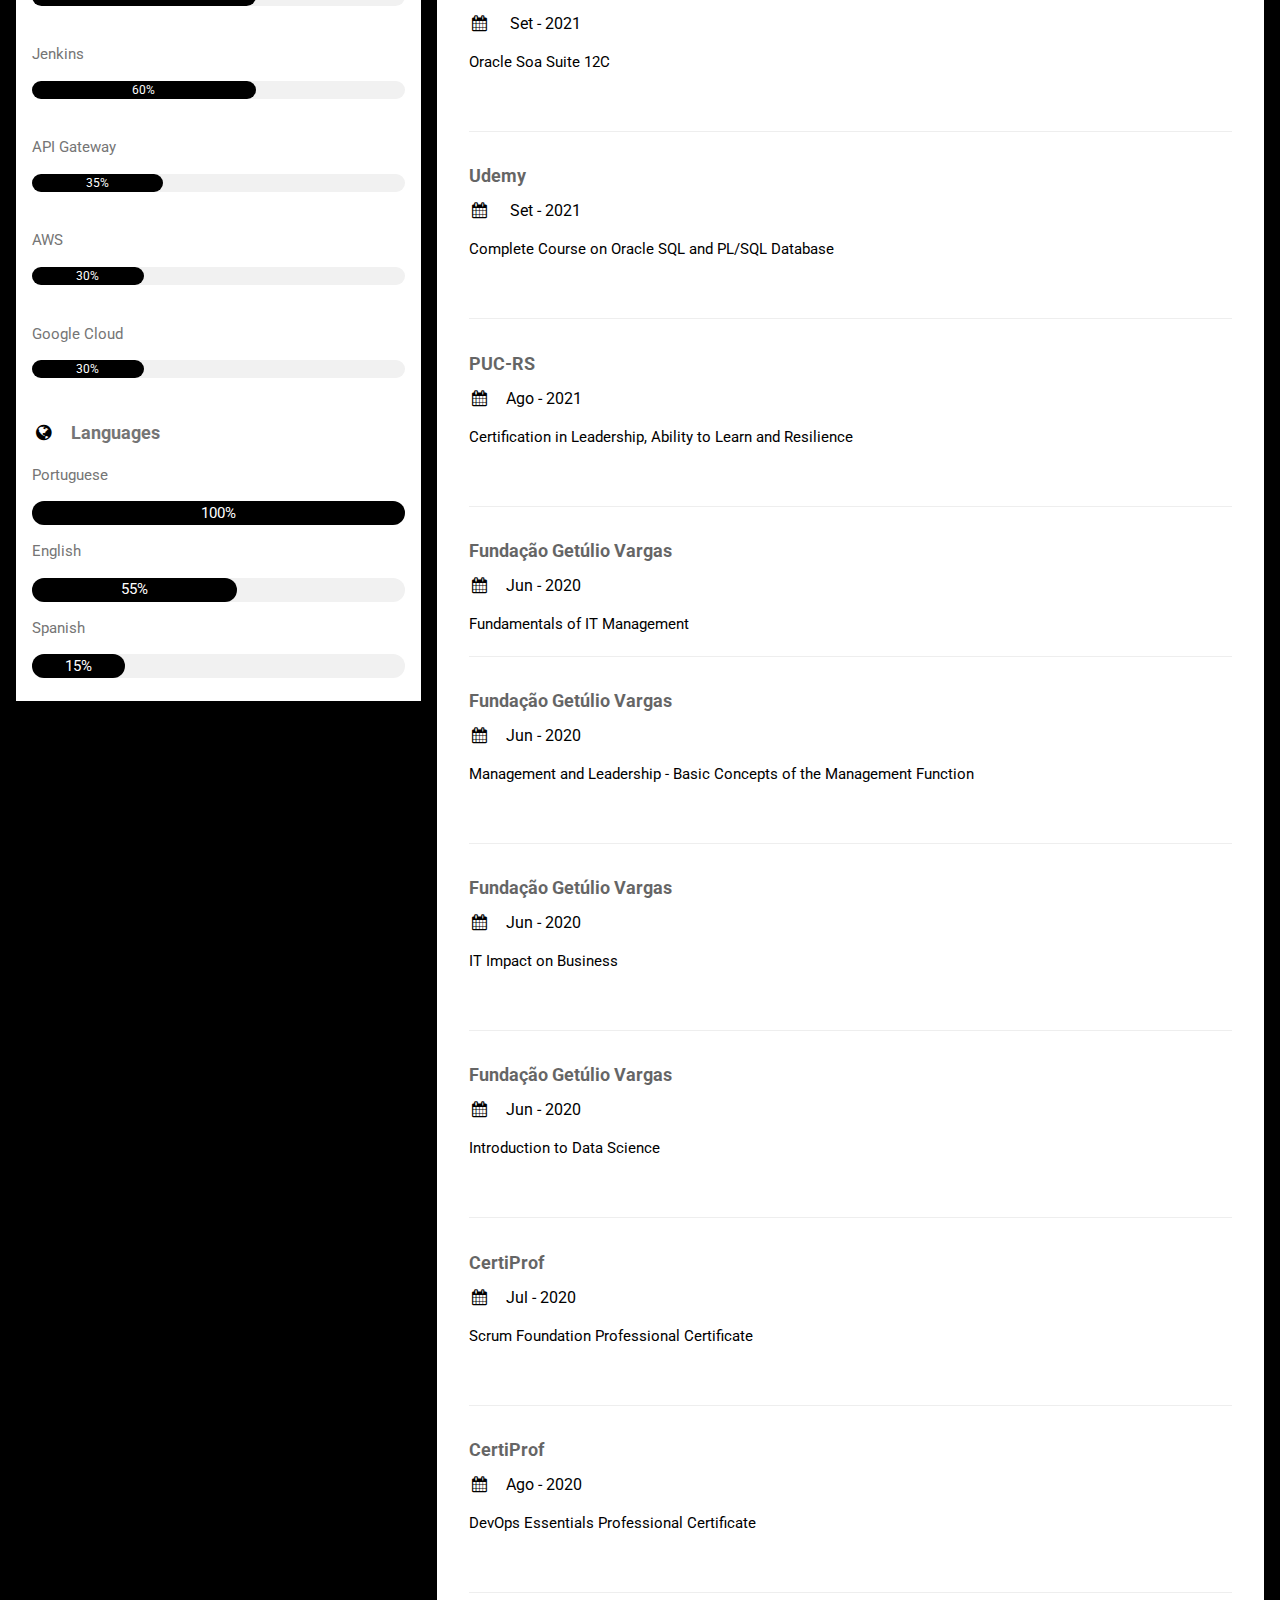
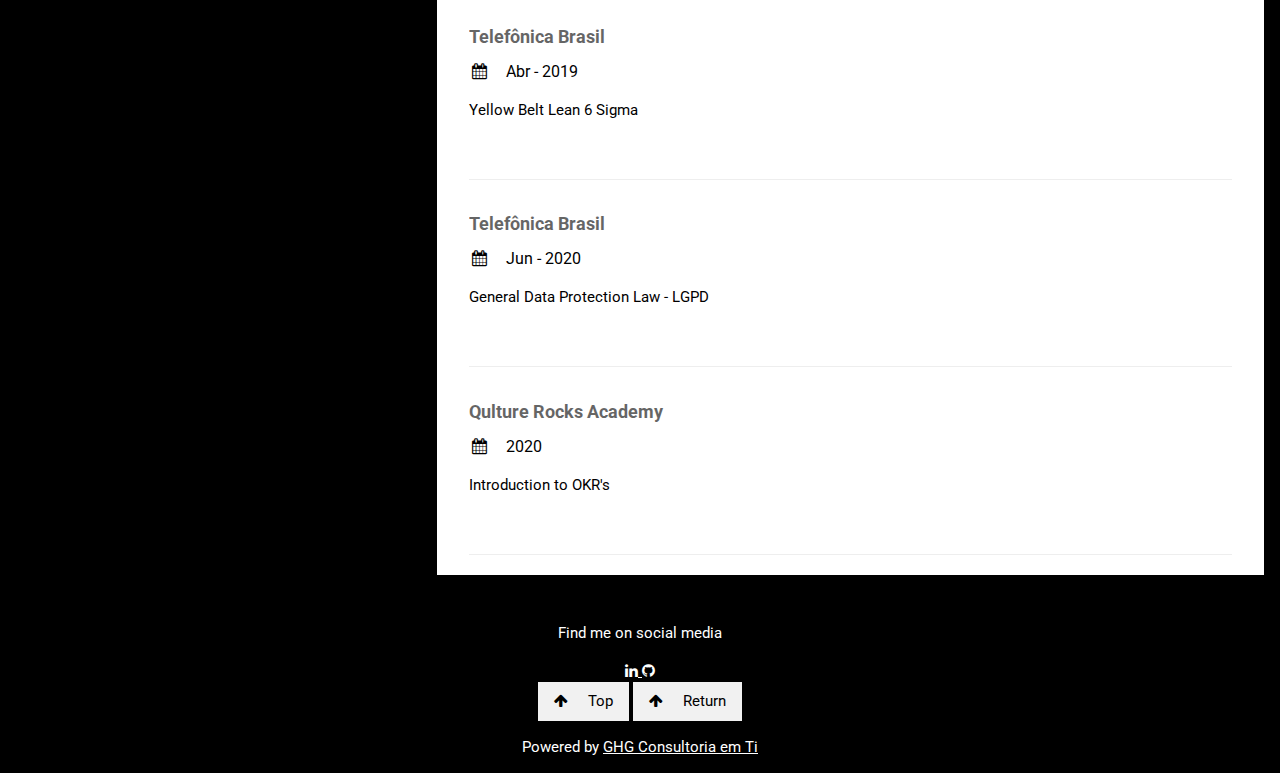
<file: Curriculo/indexEnglish.html>
<!DOCTYPE html>
<html>
    <title>CV Guilherme</title>
        <meta charset="UTF-8">
        <meta name="viewport" content="width=device-width, initial-scale=1">
        <meta name="geo.region"     content="BR-PR">
        <meta name="geo.placement"  content="Colombo">
        <meta name="geo.position"   content="-25.36997746782584, -49.16598553283551">
        <meta name="ICBM"           content="-25.36997746782584, -49.16598553283551">
        <link rel="stylesheet" href="estilo.css">
        <link rel='stylesheet' href='https://fonts.googleapis.com/css?family=Roboto'>
        <link rel="stylesheet" href="https://cdnjs.cloudflare.com/ajax/libs/font-awesome/4.7.0/css/font-awesome.min.css">

        <style>
            html,body,h1,h2,h3,h4,h5,h6 {font-family: "Roboto", sans-serif}
        </style>

        <body class="black">

            <!-- Page Container -->
            <div class="content margin-top" style="max-width:1400px;">

                <!-- The Grid -->
                <div class="row-padding">

                    <!-- Left Column -->
                    <div class="third">

                        <div class="white text-grey card-4">
                            
                            <div class="display-container">
                                <!--<img src="Guilherme.jpg" style="width:100%" alt="Avatar">-->

                                <div class="display-bottom left container text-black">
                                    <h2>Guilherme Goulart</h2>
                                </div>

                            </div>

                            <div class="container ">

                                <p> <i  class="fa fa-briefcase fa-fw margin-right large text-black">    </i>    Infrastructure Analyst      </p>
                                <p> <i  class="fa fa-home fa-fw margin-right large text-black">         </i>    Colombo - PR                    </p>
                                <p> <i  class="fa fa-envelope fa-fw margin-right large text-black">     </i>    contato@ghgconsultoriaemti.com  </p>
                                <p> <i  class="fa fa-phone fa-fw margin-right large text-black">        </i>    (41) 9 9284-9781                </p>
                                <hr>

                                <p class="large"><b><i class="fa fa-asterisk fa-fw margin-right text-black"></i>Soft Skills</b></p>
                                
                                <p>Communication</p>
                                <div class="light-grey round-xlarge">
                                    <div class="container center round-xlarge black" style="height:24px;width:80%"></div>
                                </div>
                                <br>

                                <p>Resilience</p>
                                <div class="light-grey round-xlarge">
                                    <div class="container center round-xlarge black" style="height:24px;width:80%"></div>
                                </div>
                                <br>

                                <p>Empathy</p>
                                <div class="light-grey round-xlarge">
                                    <div class="container center round-xlarge black" style="height:24px;width:83%"></div>
                                </div>
                                <br>

                                <p>Collaboration</p>
                                <div class="light-grey round-xlarge">
                                    <div class="container center round-xlarge black" style="height:24px;width:90%"></div>
                                </div>
                                <br>

                                <p>Motivation</p>
                                <div class="light-grey round-xlarge">
                                    <div class="container center round-xlarge black" style="height:24px;width:89%"></div>
                                </div>
                                <br>

                                <p>Flexibilidade</p>
                                <div class="light-grey round-xlarge">
                                    <div class="container center round-xlarge black" style="height:24px;width:89%"></div>
                                </div>
                                <br>

                                <p>Positivity</p>
                                <div class="light-grey round-xlarge">
                                    <div class="container center round-xlarge black" style="height:24px;width:100%"></div>
                                </div>
                                <br>

                                <p>Team work</p>
                                <div class="light-grey round-xlarge">
                                    <div class="container center round-xlarge black" style="height:24px;width:87%"></div>
                                </div>
                                <br>

                                <p>Organization and time management</p>
                                <div class="light-grey round-xlarge">
                                    <div class="container center round-xlarge black" style="height:24px;width:75%"></div>
                                </div>
                                <br>
                                
                                <p>Planning ability</p>
                                <div class="light-grey round-xlarge">
                                    <div class="container center round-xlarge black" style="height:24px;width:89%"></div>
                                </div>
                                <br>

                                <p class="large"><h2><b><i class="fa fa-gears fa-fw margin-right text-black"></i>Hard Skills</b></h2></p>

                                <p class="large"><b><i class="fa fa-linux fa-fw margin-right text-black"></i>Operation System:</b></p>
                                <p>Red Hat</p>
                                <div class="light-grey round-xlarge small">
                                    <div class="container center round-xlarge black" style="width:70%">70%</div>
                                </div>
                                <br>

                                <p>CentOs</p>
                                <div class="light-grey round-xlarge small">
                                    <div class="container center round-xlarge black" style="width:75%">75%</div>
                                </div>
                                <br>

                                <p class="large"><b><i class="fa fa-server fa-fw margin-right text-black"></i>Infrastructure:</b></p>
                                <p>Docker</p>
                                <div class="light-grey round-xlarge small">
                                    <div class="container center round-xlarge black" style="width:75%">75%</div>
                                </div>
                                <br>

                                <p>Rancher</p>
                                <div class="light-grey round-xlarge small">
                                    <div class="container center round-xlarge black" style="width:75%">75%</div>
                                </div>
                                <br>

                                <p>Kubernetes</p>
                                <div class="light-grey round-xlarge small">
                                    <div class="container center round-xlarge black" style="width:70%">70%</div>
                                </div>
                                <br>

                                <p>WebLogic</p>
                                <div class="light-grey round-xlarge small">
                                    <div class="container center round-xlarge black" style="width:70%">70%</div>
                                </div>
                                <br>

                                <p class="large"><b><i class="fa fa-database fa-fw margin-right text-black"></i>SQL:</b></p>
                                <p>Oracle</p>
                                <div class="light-grey round-xlarge small">
                                    <div class="container center round-xlarge black" style="width:75%">75%</div>
                                </div>
                                <br>

                                <p>MySql</p>
                                <div class="light-grey round-xlarge small">
                                    <div class="container center round-xlarge black" style="width:35%">35%</div>
                                </div>
                                <br>

                                <p class="large"><b><i class="fa fa-git fa-fw margin-right text-black"></i>Version Control:</b></p>
                                <p>GitLab</p>
                                <div class="light-grey round-xlarge small">
                                    <div class="container center round-xlarge black" style="width:60%">60%</div>
                                </div>
                                <br>

                                <p>GitHub</p>
                                <div class="light-grey round-xlarge small">
                                    <div class="container center round-xlarge black" style="width:65%">65%</div>
                                </div>
                                <br>

                                <p class="large"><b><i class="fa fa-desktop fa-fw margin-right text-black"></i>Languages (Hobby):</b></p>
                                <p>Java</p>
                                <div class="light-grey round-xlarge small">
                                    <div class="container center round-xlarge black" style="width:30%">30%</div>
                                </div>
                                <br>

                                <p>ShellScript</p>
                                <div class="light-grey round-xlarge small">
                                    <div class="container center round-xlarge black" style="width:35%">35%</div>
                                </div>
                                <br>

                                <p>JavaScript</p>
                                <div class="light-grey round-xlarge small">
                                    <div class="container center round-xlarge black" style="width:35%">35%</div>
                                </div>
                                <br>

                                <p>PHP</p>
                                <div class="light-grey round-xlarge small">
                                    <div class="container center round-xlarge black" style="width:40%">40%</div>
                                </div>
                                <br>

                                <p>Bootstrap</p>
                                <div class="light-grey round-xlarge small">
                                    <div class="container center round-xlarge black" style="width:45%">45%</div>
                                </div>
                                <br>

                                <p>jQuery</p>
                                <div class="light-grey round-xlarge small">
                                    <div class="container center round-xlarge black" style="width:40%">40%</div>
                                </div>
                                <br>

                                <p class="large"><b><i class="fa fa-desktop fa-fw margin-right text-black"></i>Other:</b></p>
                                
                                <p>DevOps</p>
                                <div class="light-grey round-xlarge small">
                                    <div class="container center round-xlarge black" style="width:60%">60%</div>
                                </div>
                                <br>

                                <p>Jenkins</p>
                                <div class="light-grey round-xlarge small">
                                    <div class="container center round-xlarge black" style="width:60%">60%</div>
                                </div>
                                <br>

                                <p>API Gateway</p>
                                <div class="light-grey round-xlarge small">
                                    <div class="container center round-xlarge black" style="width:35%">35%</div>
                                </div>
                                <br>

                                <p>AWS</p>
                                <div class="light-grey round-xlarge small">
                                    <div class="container center round-xlarge black" style="width:30%">30%</div>
                                </div>
                                <br>

                                <p>Google Cloud</p>
                                <div class="light-grey round-xlarge small">
                                    <div class="container center round-xlarge black" style="width:30%">30%</div>
                                </div>
                                <br>

                                <p class="large text-theme"><b><i class="fa fa-globe fa-fw margin-right text-black"></i>Languages</b></p>

                                <p>Portuguese</p>
                                <div class="light-grey round-xlarge">
                                    <div class="container center round-xlarge black" style="height:24px;width:100%">100%</div>
                                </div>

                                <p>English</p>
                                <div class="light-grey round-xlarge">
                                    <div class="container center round-xlarge black" style="height:24px;width:55%">55%</div>
                                </div>

                                <p>Spanish</p>
                                <div class="light-grey round-xlarge">
                                    <div class="container center round-xlarge black" style="height:24px;width:25%">15%</div>
                                </div>

                                <br>

                            </div>

                        </div>  <br>

                    <!-- End Left Column -->
                    </div>

                    <!-- Right Column -->
                    <div class="twothird">

                        <div class="container card white margin-bottom" id="Home">
                            <h2 class="text-grey padding-16"><i class="fa fa-suitcase fa-fw margin-right xxlarge text-black">
                                </i>Work Experience</h2>


                            <div class="container">
                                <h5 class="opacity"><b>CEO e Infrastructure Analyst / GHG Consultoria em Ti</b></h5>
                                <h6 class="text-black"><i class="fa fa-calendar fa-fw margin-right"></i>Abril 2021 - <span class="tag black round">Current</span></h6>
                                <p>Infrastructure Analyst linked to ItShare Soluções allocated to the client Claro Brasil.</p>
                                <hr>
                            </div>

                            <div class="container">
                                <h5 class="opacity"><b>Infrastructure Analyst (PJ) / ItShare Soluções em Ti</b></h5>
                                <h6 class="text-black"><i class="fa fa-calendar fa-fw margin-right"></i>Abril 2021 - <span class="tag black round">Current</span></h6>
                                <p>Production Infrastructure Analyst:<br>
                                    *Activities:<br>
                                    -Support for Java application environments in microservices in Containers
                                    Docker managed with Rancher.<br>
                                    -Analysis of microservices requirements for production.<br>
                                    -Monitoring and planning of infrastructure allocation for projects in
                                    migration from monolithic systems to microservices.<br>
                                    -Working together with projects to plan releases.<br>
                                    -Instruction to projects for DevOps best practices for migration of
                                    monolithic systems for microservices.<br>
                                    -Analysis of documentation and validations for future application support
                                    updated in production.<br>
                                    -Restart of systems.<br>
                                    -Log analysis.<br>
                                    -Support to projects to support systems in testing phase.<br>
                                    -Acting in implementing a DevOps culture for projects to adapt
                                    before going into production.<br>
                                    <br>
                                    Middleware Analyst in Quality Assurance:<br>
                                    *Activities:<br>
                                    -Centralized in mobile telecom operations, analyzing defects, maintaining the
                                    integration and functionalities in the operations flows
                                    developed in Java.<br>
                                    -Analysis of defects to identify their origin, whether in the infrastructure or
                                    development to make the correction or pass the responsible area
                                    of development.<br>
                                    <br>
                                    Quality Assurance Server Support Analyst:<br>
                                    *Activities:<br>
                                    -Support for Java application environments on Oracle WebLogic, deploying, rolling back, monitoring and more<br>
                                    activities necessary to maintain a healthy environment for testing in Quality Assurance.<br>
                                    -Deployment of system updates with Jenkins.<br>
                                    -Update of data in Oracle databases.<br>
                                    -Restart of systems.<br>
                                    -Log analysis.<br>
                                    -Support to projects to support systems in testing phase.<br>
                                    -Analyst in DevOps culture implementation and integration between areas of
                                    development, Quality Assurance and Production.<br>

                                    </p>
                                <hr>
                            </div>

                            <div class="container">
                                <h5 class="opacity"><b>Analista de Suporte a Servidores / Telefônica Brasil (Vivo)</b></h5>
                                <h6 class="text-black"><i class="fa fa-calendar fa-fw margin-right"></i>Jan 2019 - Mar 2021</h6>
                                <p>Middleware Analyst in Quality Assurance:<br>
                                    *Activities:<br>
                                    -Centralized in OSS operations, analyzing bugs, maintaining the
                                    integration and functionalities in the flows.<br>
                                    -Bug analysis to identify their origin, either in the infrastructure or
                                    development to make the correction or pass the responsible area
                                    of development.<br>
                                    <br>
                                    Server Support Analyst at Quality Assurance:<br>
                                    *Activities:<br>
                                    -Support for managed Docker microservices environments via Rancher,
                                    performing monitoring, image updating and failure analysis
                                    when occurred.<br>
                                    -Support for Java application environments on Oracle WebLogic and IBM
                                    WebSphere, deploying, rolling back, monitoring and more
                                    activities necessary to maintain a healthy environment for Quality Assurance testing.<br>
                                    -Deployment of system updates via Jenkins and Atlassian Bamboo.<br>
                                    -Update of data in Oracle database.<br>
                                    -Restart of systems.<br>
                                    -Log analysis.<br>
                                    -Support to projects to support systems in testing phase.<br>
                                    -Performing in the implementation of DevOps culture and integration between areas of
                                    development, Quality Assurance and Production.</p>
                                <hr>
                            </div>
                        </div>
                    </div>



                    <!-- Right Column -->
                    <div class="twothird">

                        <div class="container card white margin-bottom">
                            <h2 class="text-grey padding-16"><i class="fa fa-certificate fa-fw margin-right xxlarge text-black">
                                </i>Education</h2>

                            <div class="container">
                                <h5 class="opacity"><b>Unicesumar</b></h5>
                                <h6 class="text-black"><i class="fa fa-calendar fa-fw margin-right"></i>2014 - 2017</h6>
                                <p>Degree in Systems Analysis and Development</p>
                                <hr>
                            </div>
                        </div>
                    </div>

                    <!-- Right Column -->
                    <div class="twothird">

                        <div class="container card white margin-bottom">
                            <h2 class="text-grey padding-16"><i class="fa fa-certificate fa-fw margin-right xxlarge text-black">
                            </i>Complementary Courses</h2>

                            <div class="container">
                                <h5 class="opacity"><b>Udemy</b></h5>
                                <h6 class="text-black"><i class="fa fa-calendar fa-fw margin-right"></i> Ago - 2022   </h6>
                                <p>Docker For Developers (With Docker Swarm And Kubernetes)</p><br>
                                <hr>
                            </div>
                                
                            <div class="container">
                                <h5 class="opacity"><b> Udemy   </b></h5>
                                <h6 class="text-black"><i class="fa fa-calendar fa-fw margin-right"></i> Jan - 2022   </h6>
                                <p> Container Orchestration with Kubernetes    </p><br>
                                <hr>
                            </div>

                            <div class="container">
                                <h5 class="opacity"><b> Udemy   </b></h5>
                                <h6 class="text-black"><i class="fa fa-calendar fa-fw margin-right"></i> Jan - 2022   </h6>
                                <p> Complete Web Development   </p><br>
                                <hr>
                            </div>

                            <div class="container">
                                <h5 class="opacity"><b> Udemy   </b></h5>
                                <h6 class="text-black"><i class="fa fa-calendar fa-fw margin-right"></i> Ago - 2021   </h6>
                                <p> RHCSA Red Hat Linux Certification Preparation Course    </p><br>
                                <hr>
                            </div>
                                
                            <div class="container">
                                <h5 class="opacity"><b>Udemy</b></h5>
                                <h6 class="text-black"><i class="fa fa-calendar fa-fw margin-right"></i> Ago - 2021   </h6>
                                <p> Docker from scratch - Introduction to container administration   </p><br>
                                <hr>
                            </div>
                                
                            <div class="container">
                                <h5 class="opacity"><b>Udemy</b></h5>
                                <h6 class="text-black"><i class="fa fa-calendar fa-fw margin-right"></i> Set - 2021 </h6>
                                <p> DevOps Ninja: Docker, Kubernetes and Rancher  </p><br>
                                <hr>
                            </div>
                            
                            <div class="container">
                                <h5 class="opacity"><b>Udemy</b></h5>
                                <h6 class="text-black"><i class="fa fa-calendar fa-fw margin-right"></i> Set - 2021 </h6>
                                <p> Oracle Soa Suite 12C </p><br>
                                <hr>
                            </div>
                                
                            <div class="container">
                                <h5 class="opacity"><b>Udemy</b></h5>
                                <h6 class="text-black"><i class="fa fa-calendar fa-fw margin-right"></i> Set - 2021 </h6>
                                <p> Complete Course on Oracle SQL and PL/SQL Database </p><br>
                                <hr>
                            </div>

                            <div class="container">
                                <h5 class="opacity"><b>PUC-RS</b></h5>
                                <h6 class="text-black"><i class="fa fa-calendar fa-fw margin-right"></i>Ago - 2021</h6>
                                <p> Certification in Leadership, Ability to Learn and Resilience    </p><br>
                                <hr>
                            </div>
                                
                            <div class="container">
                                <h5 class="opacity"><b>Fundação Getúlio Vargas  </b></h5>
                                <h6 class="text-black"><i class="fa fa-calendar fa-fw margin-right"></i>Jun - 2020</h6>
                                <p> Fundamentals of IT Management</p>
                                <hr>
                            </div>
                                
                            <div class="container">
                                <h5 class="opacity"><b>Fundação Getúlio Vargas  </b></h5>
                                <h6 class="text-black"><i class="fa fa-calendar fa-fw margin-right"></i>Jun - 2020</h6>
                                <p> Management and Leadership - Basic Concepts of the Management Function  </p><br>
                                <hr>
                            </div>
                                
                            <div class="container">
                                <h5 class="opacity"><b>Fundação Getúlio Vargas  </b></h5>
                                <h6 class="text-black"><i class="fa fa-calendar fa-fw margin-right"></i>Jun - 2020</h6>
                                <p> IT Impact on Business   </p><br>
                                <hr>
                            </div>
                                
                            <div class="container">
                                <h5 class="opacity"><b>Fundação Getúlio Vargas  </b></h5>
                                <h6 class="text-black"><i class="fa fa-calendar fa-fw margin-right"></i>Jun - 2020</h6>
                                <p> Introduction to Data Science</p><br>
                                <hr>
                            </div>
                                
                            <div class="container">
                                <h5 class="opacity"><b>CertiProf</b></h5>
                                <h6 class="text-black"><i class="fa fa-calendar fa-fw margin-right"></i>Jul - 2020</h6>
                                <p> Scrum Foundation Professional Certificate   </p><br>
                                <hr>
                            </div>
                                
                            <div class="container">
                                <h5 class="opacity"><b>CertiProf</b></h5>
                                <h6 class="text-black"><i class="fa fa-calendar fa-fw margin-right"></i>Ago - 2020</h6>
                                <p> DevOps Essentials Professional Certificate  </p><br>
                                <hr>
                            </div>
                                
                            <div class="container">
                                <h5 class="opacity"><b>Telefônica Brasil</b></h5>
                                <h6 class="text-black"><i class="fa fa-calendar fa-fw margin-right"></i>Abr - 2019</h6>
                                <p>Yellow Belt Lean 6 Sigma</p><br>
                                <hr>
                            </div>
                                
                            <div class="container">
                                <h5 class="opacity"><b>Telefônica Brasil</b></h5>
                                <h6 class="text-black"><i class="fa fa-calendar fa-fw margin-right"></i>Jun - 2020</h6>
                                <p>General Data Protection Law - LGPD</p><br>
                                <hr>
                            </div>
                                
                            <div class="container">
                                <h5 class="opacity"><b>Qulture Rocks Academy</b></h5>
                                <h6 class="text-black"><i class="fa fa-calendar fa-fw margin-right"></i>2020</h6>
                                <p>Introduction to OKR's</p><br>
                                <hr>
                            </div>
                                
                            

                        </div>

                    </div>

                <!-- End Grid -->
                </div>

            <!-- End Page Container -->
            </div>

            <footer class="container black center margin-top">
                <p>Find me on social media</p>
                    <!--<i class="fa fa-facebook-official hover-opacity"></i>  
                    <i class="fa fa-instagram hover-opacity"></i>          
                    <i class="fa fa-snapchat hover-opacity"></i>           
                    <i class="fa fa-twitter hover-opacity"></i>            -->
                    <a  href="https://www.linkedin.com/in/guilherme-goulart-539a90b1/"  target="_blank">    <i  class="fa   fa-linkedin hover-opacity"> </i>    </a>
                    <a  href="https://github.com/guitechnologic"    target="_blank">    <i  class="fa   fa-github   hover-opacity"> </i>    </a>
                    <br>
                    <a  href="#Home"    class="button   light-grey">    <i class="fa    fa-arrow-up margin-right">  </i>    Top    </a>
                    <a  href="../indexEnglish.html"    class="button   light-grey">    <i class="fa    fa-arrow-up margin-right">  </i>    Return    </a>
                    <p>Powered by <a href="https://www.ghgconsultoriaemti.com/" target="_blank">GHG Consultoria em Ti</a></p>
            </footer>
            
            <link rel="stylesheet" href="https://maxcdn.bootstrapcdn.com/font-awesome/4.5.0/css/font-awesome.min.css">
                    <a href="https://wa.me/5541992849781?text=A%20GHG%20Consultoria%20em%20TI%20agradece%20o%20seu%20contato.%20O%20que%20podemos%20fazer%20por%20você%20hoje%20?" 
                        style="position:fixed;width:60px;height:60px;bottom:40px;right:40px;background-color:#25d366;color:#FFF;border-radius:50px;text-align:center;font-size:30px;box-shadow: 1px 1px 2px #888;
                            z-index:1000;" 
                        target="_blank">
                    <i style="margin-top:16px" class="fa fa-whatsapp"></i>
                    </a>

    </body>
</html>
</file>
<file: Curriculo/estilo.css>
/* W3.CSS 4.15 December 2020 by Jan Egil and Borge Refsnes */
html{box-sizing:border-box}*,*:before,*:after{box-sizing:inherit}
/* Extract from normalize.css by Nicolas Gallagher and Jonathan Neal git.io/normalize */
html{-ms-text-size-adjust:100%;-webkit-text-size-adjust:100%}body{margin:0}
article,aside,details,figcaption,figure,footer,header,main,menu,nav,section{display:block}summary{display:list-item}
audio,canvas,progress,video{display:inline-block}progress{vertical-align:baseline}
audio:not([controls]){display:none;height:0}[hidden],template{display:none}
a{background-color:transparent}a:active,a:hover{outline-width:0}
abbr[title]{border-bottom:none;text-decoration:underline;text-decoration:underline dotted}
b,strong{font-weight:bolder}dfn{font-style:italic}mark{background:#ff0;color:#000}
small{font-size:80%}sub,sup{font-size:75%;line-height:0;position:relative;vertical-align:baseline}
sub{bottom:-0.25em}sup{top:-0.5em}figure{margin:1em 40px}img{border-style:none}
code,kbd,pre,samp{font-family:monospace,monospace;font-size:1em}hr{box-sizing:content-box;height:0;overflow:visible}
button,input,select,textarea,optgroup{font:inherit;margin:0}optgroup{font-weight:bold}
button,input{overflow:visible}button,select{text-transform:none}
button,[type=button],[type=reset],[type=submit]{-webkit-appearance:button}
button::-moz-focus-inner,[type=button]::-moz-focus-inner,[type=reset]::-moz-focus-inner,[type=submit]::-moz-focus-inner{border-style:none;padding:0}
button:-moz-focusring,[type=button]:-moz-focusring,[type=reset]:-moz-focusring,[type=submit]:-moz-focusring{outline:1px dotted ButtonText}
fieldset{border:1px solid #c0c0c0;margin:0 2px;padding:.35em .625em .75em}
legend{color:inherit;display:table;max-width:100%;padding:0;white-space:normal}textarea{overflow:auto}
[type=checkbox],[type=radio]{padding:0}
[type=number]::-webkit-inner-spin-button,[type=number]::-webkit-outer-spin-button{height:auto}
[type=search]{-webkit-appearance:textfield;outline-offset:-2px}
[type=search]::-webkit-search-decoration{-webkit-appearance:none}
::-webkit-file-upload-button{-webkit-appearance:button;font:inherit}
/* End extract */
html,body{font-family:Verdana,sans-serif;font-size:15px;line-height:1.5}html{overflow-x:hidden}
h1{font-size:36px}h2{font-size:30px}h3{font-size:24px}h4{font-size:20px}h5{font-size:18px}h6{font-size:16px}
.serif{font-family:serif}.sans-serif{font-family:sans-serif}.cursive{font-family:cursive}.monospace{font-family:monospace}
h1,h2,h3,h4,h5,h6{font-family:"Segoe UI",Arial,sans-serif;font-weight:400;margin:10px 0}.wide{letter-spacing:4px}
hr{border:0;border-top:1px solid #eee;margin:20px 0}
.image{max-width:100%;height:auto}img{vertical-align:middle}a{color:inherit}
.table,.table-all{border-collapse:collapse;border-spacing:0;width:100%;display:table}.table-all{border:1px solid #ccc}
.bordered tr,.table-all tr{border-bottom:1px solid #ddd}.striped tbody tr:nth-child(even){background-color:#f1f1f1}
.table-all tr:nth-child(odd){background-color:#fff}.table-all tr:nth-child(even){background-color:#f1f1f1}
.hoverable tbody tr:hover,.ul.hoverable li:hover{background-color:#ccc}.centered tr th,.centered tr td{text-align:center}
.table td,.table th,.table-all td,.table-all th{padding:8px 8px;display:table-cell;text-align:left;vertical-align:top}
.table th:first-child,.table td:first-child,.table-all th:first-child,.table-all td:first-child{padding-left:16px}
.btn,.button{border:none;display:inline-block;padding:8px 16px;vertical-align:middle;overflow:hidden;text-decoration:none;color:inherit;background-color:inherit;text-align:center;cursor:pointer;white-space:nowrap}
.btn:hover{box-shadow:0 8px 16px 0 rgba(0,0,0,0.2),0 6px 20px 0 rgba(0,0,0,0.19)}
.btn,.button{-webkit-touch-callout:none;-webkit-user-select:none;-khtml-user-select:none;-moz-user-select:none;-ms-user-select:none;user-select:none}   
.disabled,.btn:disabled,.button:disabled{cursor:not-allowed;opacity:0.3}.disabled *,:disabled *{pointer-events:none}
.btn.disabled:hover,.btn:disabled:hover{box-shadow:none}
.badge,.tag{background-color:#000;color:#fff;display:inline-block;padding-left:8px;padding-right:8px;text-align:center}.badge{border-radius:50%}
.ul{list-style-type:none;padding:0;margin:0}.ul li{padding:8px 16px;border-bottom:1px solid #ddd}.ul li:last-child{border-bottom:none}
.tooltip,.display-container{position:relative}.tooltip .text{display:none}.tooltip:hover .text{display:inline-block}
.ripple:active{opacity:0.5}.ripple{transition:opacity 0s}
.input{padding:8px;display:block;border:none;border-bottom:1px solid #ccc;width:100%}
.select{padding:9px 0;width:100%;border:none;border-bottom:1px solid #ccc}
.dropdown-click,.dropdown-hover{position:relative;display:inline-block;cursor:pointer}
.dropdown-hover:hover .dropdown-content{display:block}
.dropdown-hover:first-child,.dropdown-click:hover{background-color:#ccc;color:#000}
.dropdown-hover:hover > .button:first-child,.dropdown-click:hover > .button:first-child{background-color:#ccc;color:#000}
.dropdown-content{cursor:auto;color:#000;background-color:#fff;display:none;position:absolute;min-width:160px;margin:0;padding:0;z-index:1}
.check,.radio{width:24px;height:24px;position:relative;top:6px}
.sidebar{height:100%;width:200px;background-color:#fff;position:fixed!important;z-index:1;overflow:auto}
.bar-block .dropdown-hover,.bar-block .dropdown-click{width:100%}
.bar-block .dropdown-hover .dropdown-content,.bar-block .dropdown-click .dropdown-content{min-width:100%}
.bar-block .dropdown-hover .button,.bar-block .dropdown-click .button{width:100%;text-align:left;padding:8px 16px}
.main,#main{transition:margin-left .4s}
.modal{z-index:3;display:none;padding-top:100px;position:fixed;left:0;top:0;width:100%;height:100%;overflow:auto;background-color:rgb(0,0,0);background-color:rgba(0,0,0,0.4)}
.modal-content{margin:auto;background-color:#fff;position:relative;padding:0;outline:0;width:600px}
.bar{width:100%;overflow:hidden}.center .bar{display:inline-block;width:auto}
.bar .bar-item{padding:8px 16px;float:left;width:auto;border:none;display:block;outline:0}
.bar .dropdown-hover,.bar .dropdown-click{position:static;float:left}
.bar .button{white-space:normal}
.bar-block .bar-item{width:100%;display:block;padding:8px 16px;text-align:left;border:none;white-space:normal;float:none;outline:0}
.bar-block.center .bar-item{text-align:center}.block{display:block;width:100%}
.responsive{display:block;overflow-x:auto}
.container:after,.container:before,.panel:after,.panel:before,.row:after,.row:before,.row-padding:after,.row-padding:before,
.cell-row:before,.cell-row:after,.clear:after,.clear:before,.bar:before,.bar:after{content:"";display:table;clear:both}
.col,.half,.third,.twothird,.threequarter,.quarter{float:left;width:100%}
.col.s1{width:8.33333%}.col.s2{width:16.66666%}.col.s3{width:24.99999%}.col.s4{width:33.33333%}
.col.s5{width:41.66666%}.col.s6{width:49.99999%}.col.s7{width:58.33333%}.col.s8{width:66.66666%}
.col.s9{width:74.99999%}.col.s10{width:83.33333%}.col.s11{width:91.66666%}.col.s12{width:99.99999%}
@media (min-width:601px){.col.m1{width:8.33333%}.col.m2{width:16.66666%}.col.m3,.quarter{width:24.99999%}.col.m4,.third{width:33.33333%}
.col.m5{width:41.66666%}.col.m6,.half{width:49.99999%}.col.m7{width:58.33333%}.col.m8,.twothird{width:66.66666%}
.col.m9,.threequarter{width:74.99999%}.col.m10{width:83.33333%}.col.m11{width:91.66666%}.col.m12{width:99.99999%}}
@media (min-width:993px){.col.l1{width:8.33333%}.col.l2{width:16.66666%}.col.l3{width:24.99999%}.col.l4{width:33.33333%}
.col.l5{width:41.66666%}.col.l6{width:49.99999%}.col.l7{width:58.33333%}.col.l8{width:66.66666%}
.col.l9{width:74.99999%}.col.l10{width:83.33333%}.col.l11{width:91.66666%}.col.l12{width:99.99999%}}
.rest{overflow:hidden}.stretch{margin-left:-16px;margin-right:-16px}
.content,.auto{margin-left:auto;margin-right:auto}.content{max-width:980px}.auto{max-width:1140px}
.cell-row{display:table;width:100%}.cell{display:table-cell}
.cell-top{vertical-align:top}.cell-middle{vertical-align:middle}.cell-bottom{vertical-align:bottom}
.hide{display:none!important}.show-block,.show{display:block!important}.show-inline-block{display:inline-block!important}
@media (max-width:1205px){.auto{max-width:95%}}
@media (max-width:600px){.modal-content{margin:0 10px;width:auto!important}.modal{padding-top:30px}
.dropdown-hover.mobile .dropdown-content,.dropdown-click.mobile .dropdown-content{position:relative}	
.hide-small{display:none!important}.mobile{display:block;width:100%!important}.bar-item.mobile,.dropdown-hover.mobile,.dropdown-click.mobile{text-align:center}
.dropdown-hover.mobile,.dropdown-hover.mobile .btn,.dropdown-hover.mobile .button,.dropdown-click.mobile,.dropdown-click.mobile .btn,.dropdown-click.mobile .button{width:100%}}
@media (max-width:768px){.modal-content{width:500px}.modal{padding-top:50px}}
@media (min-width:993px){.modal-content{width:900px}.hide-large{display:none!important}.sidebar.collapse{display:block!important}}
@media (max-width:992px) and (min-width:601px){.hide-medium{display:none!important}}
@media (max-width:992px){.sidebar.collapse{display:none}.main{margin-left:0!important;margin-right:0!important}.auto{max-width:100%}}
.top,.bottom{position:fixed;width:100%;z-index:1}.top{top:0}.bottom{bottom:0}
.overlay{position:fixed;display:none;width:100%;height:100%;top:0;left:0;right:0;bottom:0;background-color:rgba(0,0,0,0.5);z-index:2}
.display-topleft{position:absolute;left:0;top:0}.display-topright{position:absolute;right:0;top:0}
.display-bottomleft{position:absolute;left:0;bottom:0}.display-bottomright{position:absolute;right:0;bottom:0}
.display-middle{position:absolute;top:50%;left:50%;transform:translate(-50%,-50%);-ms-transform:translate(-50%,-50%)}
.display-left{position:absolute;top:50%;left:0%;transform:translate(0%,-50%);-ms-transform:translate(-0%,-50%)}
.display-right{position:absolute;top:50%;right:0%;transform:translate(0%,-50%);-ms-transform:translate(0%,-50%)}
.display-topmiddle{position:absolute;left:50%;top:0;transform:translate(-50%,0%);-ms-transform:translate(-50%,0%)}
.display-bottommiddle{position:absolute;left:50%;bottom:0;transform:translate(-50%,0%);-ms-transform:translate(-50%,0%)}
.display-container:hover .display-hover{display:block}.display-container:hover span.display-hover{display:inline-block}.display-hover{display:none}
.display-position{position:absolute}
.circle{border-radius:50%}
.round-small{border-radius:2px}.round,.round-medium{border-radius:4px}.round-large{border-radius:8px}.round-xlarge{border-radius:16px}.round-xxlarge{border-radius:32px}
.row-padding,.row-padding>.half,.row-padding>.third,.row-padding>.twothird,.row-padding>.threequarter,.row-padding>.quarter,.row-padding>.col{padding:0 8px}
.container,.panel{padding:0.01em 16px}.panel{margin-top:16px;margin-bottom:16px}
.code,.codespan{font-family:Consolas,"courier new";font-size:16px}
.code{width:auto;background-color:#fff;padding:8px 12px;border-left:4px solid #4CAF50;word-wrap:break-word}
.codespan{color:crimson;background-color:#f1f1f1;padding-left:4px;padding-right:4px;font-size:110%}
.card,.card-2{box-shadow:0 2px 5px 0 rgba(0,0,0,0.16),0 2px 10px 0 rgba(0,0,0,0.12)}
.card-4,.hover-shadow:hover{box-shadow:0 4px 10px 0 rgba(0,0,0,0.2),0 4px 20px 0 rgba(0,0,0,0.19)}
.spin{animation:spin 2s infinite linear}@keyframes spin{0%{transform:rotate(0deg)}100%{transform:rotate(359deg)}}
.animate-fading{animation:fading 10s infinite}@keyframes fading{0%{opacity:0}50%{opacity:1}100%{opacity:0}}
.animate-opacity{animation:opac 0.8s}@keyframes opac{from{opacity:0} to{opacity:1}}
.animate-top{position:relative;animation:animatetop 0.4s}@keyframes animatetop{from{top:-300px;opacity:0} to{top:0;opacity:1}}
.animate-left{position:relative;animation:animateleft 0.4s}@keyframes animateleft{from{left:-300px;opacity:0} to{left:0;opacity:1}}
.animate-right{position:relative;animation:animateright 0.4s}@keyframes animateright{from{right:-300px;opacity:0} to{right:0;opacity:1}}
.animate-bottom{position:relative;animation:animatebottom 0.4s}@keyframes animatebottom{from{bottom:-300px;opacity:0} to{bottom:0;opacity:1}}
.animate-zoom {animation:animatezoom 0.6s}@keyframes animatezoom{from{transform:scale(0)} to{transform:scale(1)}}
.animate-input{transition:width 0.4s ease-in-out}.animate-input:focus{width:100%!important}
.opacity,.hover-opacity:hover{opacity:0.60}.opacity-off,.hover-opacity-off:hover{opacity:1}
.opacity-max{opacity:0.25}.opacity-min{opacity:0.75}
.greyscale-max,.grayscale-max,.hover-greyscale:hover,.hover-grayscale:hover{filter:grayscale(100%)}
.greyscale,.grayscale{filter:grayscale(75%)}.greyscale-min,.grayscale-min{filter:grayscale(50%)}
.sepia{filter:sepia(75%)}.sepia-max,.hover-sepia:hover{filter:sepia(100%)}.sepia-min{filter:sepia(50%)}
.tiny{font-size:10px!important}.small{font-size:12px!important}.medium{font-size:15px!important}.large{font-size:18px!important}
.xlarge{font-size:24px!important}.xxlarge{font-size:36px!important}.xxxlarge{font-size:48px!important}.jumbo{font-size:64px!important}
.left-align{text-align:left!important}.right-align{text-align:right!important}.justify{text-align:justify!important}.center{text-align:center!important}
.border-0{border:0!important}.border{border:1px solid #ccc!important}
.border-top{border-top:1px solid #ccc!important}.border-bottom{border-bottom:1px solid #ccc!important}
.border-left{border-left:1px solid #ccc!important}.border-right{border-right:1px solid #ccc!important}
.topbar{border-top:6px solid #ccc!important}.bottombar{border-bottom:6px solid #ccc!important}
.leftbar{border-left:6px solid #ccc!important}.rightbar{border-right:6px solid #ccc!important}
.section,.code{margin-top:16px!important;margin-bottom:16px!important}
.margin{margin:16px!important}.margin-top{margin-top:16px!important}.margin-bottom{margin-bottom:16px!important}
.margin-left{margin-left:16px!important}.margin-right{margin-right:16px!important}
.padding-small{padding:4px 8px!important}.padding{padding:8px 16px!important}.padding-large{padding:12px 24px!important}
.padding-16{padding-top:16px!important;padding-bottom:16px!important}.padding-24{padding-top:24px!important;padding-bottom:24px!important}
.padding-32{padding-top:32px!important;padding-bottom:32px!important}.padding-48{padding-top:48px!important;padding-bottom:48px!important}
.padding-64{padding-top:64px!important;padding-bottom:64px!important}
.padding-top-64{padding-top:64px!important}.padding-top-48{padding-top:48px!important}
.padding-top-32{padding-top:32px!important}.padding-top-24{padding-top:24px!important}
.left{float:left!important}.right{float:right!important}
.button:hover{color:#000!important;background-color:#ccc!important}
.transparent,.hover-none:hover{background-color:transparent!important}
.hover-none:hover{box-shadow:none!important}
/* Colors */
.amber,.hover-amber:hover{color:#000!important;background-color:#ffc107!important}
.aqua,.hover-aqua:hover{color:#000!important;background-color:#00ffff!important}
.blue,.hover-blue:hover{color:#fff!important;background-color:#2196F3!important}
.light-blue,.hover-light-blue:hover{color:#000!important;background-color:#87CEEB!important}
.brown,.hover-brown:hover{color:#fff!important;background-color:#795548!important}
.cyan,.hover-cyan:hover{color:#000!important;background-color:#00bcd4!important}
.blue-grey,.hover-blue-grey:hover,.blue-gray,.hover-blue-gray:hover{color:#fff!important;background-color:#607d8b!important}
.green,.hover-green:hover{color:#fff!important;background-color:#4CAF50!important}
.light-green,.hover-light-green:hover{color:#000!important;background-color:#8bc34a!important}
.indigo,.hover-indigo:hover{color:#fff!important;background-color:#3f51b5!important}
.khaki,.hover-khaki:hover{color:#000!important;background-color:#f0e68c!important}
.lime,.hover-lime:hover{color:#000!important;background-color:#cddc39!important}
.orange,.hover-orange:hover{color:#000!important;background-color:#ff9800!important}
.deep-orange,.hover-deep-orange:hover{color:#fff!important;background-color:#ff5722!important}
.pink,.hover-pink:hover{color:#fff!important;background-color:#e91e63!important}
.purple,.hover-purple:hover{color:#fff!important;background-color:#9c27b0!important}
.deep-purple,.hover-deep-purple:hover{color:#fff!important;background-color:#673ab7!important}
.red,.hover-red:hover{color:#fff!important;background-color:#f44336!important}
.sand,.hover-sand:hover{color:#000!important;background-color:#fdf5e6!important}
.teal,.hover-teal:hover{color:#fff!important;background-color:#009688!important}
.yellow,.hover-yellow:hover{color:#000!important;background-color:#ffeb3b!important}
.white,.hover-white:hover{color:#000!important;background-color:#fff!important}
.black,.hover-black:hover{color:#fff!important;background-color:#000!important}
.grey,.hover-grey:hover,.gray,.hover-gray:hover{color:#000!important;background-color:#9e9e9e!important}
.light-grey,.hover-light-grey:hover,.light-gray,.hover-light-gray:hover{color:#000!important;background-color:#f1f1f1!important}
.dark-grey,.hover-dark-grey:hover,.dark-gray,.hover-dark-gray:hover{color:#fff!important;background-color:#616161!important}
.pale-red,.hover-pale-red:hover{color:#000!important;background-color:#ffdddd!important}
.pale-green,.hover-pale-green:hover{color:#000!important;background-color:#ddffdd!important}
.pale-yellow,.hover-pale-yellow:hover{color:#000!important;background-color:#ffffcc!important}
.pale-blue,.hover-pale-blue:hover{color:#000!important;background-color:#ddffff!important}
.text-amber,.hover-text-amber:hover{color:#ffc107!important}
.text-aqua,.hover-text-aqua:hover{color:#00ffff!important}
.text-blue,.hover-text-blue:hover{color:#2196F3!important}
.text-light-blue,.hover-text-light-blue:hover{color:#87CEEB!important}
.text-brown,.hover-text-brown:hover{color:#795548!important}
.text-cyan,.hover-text-cyan:hover{color:#00bcd4!important}
.text-blue-grey,.hover-text-blue-grey:hover,.text-blue-gray,.hover-text-blue-gray:hover{color:#607d8b!important}
.text-green,.hover-text-green:hover{color:#4CAF50!important}
.text-light-green,.hover-text-light-green:hover{color:#8bc34a!important}
.text-indigo,.hover-text-indigo:hover{color:#3f51b5!important}
.text-khaki,.hover-text-khaki:hover{color:#b4aa50!important}
.text-lime,.hover-text-lime:hover{color:#cddc39!important}
.text-orange,.hover-text-orange:hover{color:#ff9800!important}
.text-deep-orange,.hover-text-deep-orange:hover{color:#ff5722!important}
.text-pink,.hover-text-pink:hover{color:#e91e63!important}
.text-purple,.hover-text-purple:hover{color:#9c27b0!important}
.text-deep-purple,.hover-text-deep-purple:hover{color:#673ab7!important}
.text-red,.hover-text-red:hover{color:#f44336!important}
.text-sand,.hover-text-sand:hover{color:#fdf5e6!important}
.text-teal,.hover-text-teal:hover{color:#009688!important}
.text-yellow,.hover-text-yellow:hover{color:#d2be0e!important}
.text-white,.hover-text-white:hover{color:#fff!important}
.text-black,.hover-text-black:hover{color:#000!important}
.text-grey,.hover-text-grey:hover,.text-gray,.hover-text-gray:hover{color:#757575!important}
.text-light-grey,.hover-text-light-grey:hover,.text-light-gray,.hover-text-light-gray:hover{color:#f1f1f1!important}
.text-dark-grey,.hover-text-dark-grey:hover,.text-dark-gray,.hover-text-dark-gray:hover{color:#3a3a3a!important}
.border-amber,.hover-border-amber:hover{border-color:#ffc107!important}
.border-aqua,.hover-border-aqua:hover{border-color:#00ffff!important}
.border-blue,.hover-border-blue:hover{border-color:#2196F3!important}
.border-light-blue,.hover-border-light-blue:hover{border-color:#87CEEB!important}
.border-brown,.hover-border-brown:hover{border-color:#795548!important}
.border-cyan,.hover-border-cyan:hover{border-color:#00bcd4!important}
.border-blue-grey,.hover-border-blue-grey:hover,.border-blue-gray,.hover-border-blue-gray:hover{border-color:#607d8b!important}
.border-green,.hover-border-green:hover{border-color:#4CAF50!important}
.border-light-green,.hover-border-light-green:hover{border-color:#8bc34a!important}
.border-indigo,.hover-border-indigo:hover{border-color:#3f51b5!important}
.border-khaki,.hover-border-khaki:hover{border-color:#f0e68c!important}
.border-lime,.hover-border-lime:hover{border-color:#cddc39!important}
.border-orange,.hover-border-orange:hover{border-color:#ff9800!important}
.border-deep-orange,.hover-border-deep-orange:hover{border-color:#ff5722!important}
.border-pink,.hover-border-pink:hover{border-color:#e91e63!important}
.border-purple,.hover-border-purple:hover{border-color:#9c27b0!important}
.border-deep-purple,.hover-border-deep-purple:hover{border-color:#673ab7!important}
.border-red,.hover-border-red:hover{border-color:#f44336!important}
.border-sand,.hover-border-sand:hover{border-color:#fdf5e6!important}
.border-teal,.hover-border-teal:hover{border-color:#009688!important}
.border-yellow,.hover-border-yellow:hover{border-color:#ffeb3b!important}
.border-white,.hover-border-white:hover{border-color:#fff!important}
.border-black,.hover-border-black:hover{border-color:#000!important}
.border-grey,.hover-border-grey:hover,.border-gray,.hover-border-gray:hover{border-color:#9e9e9e!important}
.border-light-grey,.hover-border-light-grey:hover,.border-light-gray,.hover-border-light-gray:hover{border-color:#f1f1f1!important}
.border-dark-grey,.hover-border-dark-grey:hover,.border-dark-gray,.hover-border-dark-gray:hover{border-color:#616161!important}
.border-pale-red,.hover-border-pale-red:hover{border-color:#ffe7e7!important}.border-pale-green,.hover-border-pale-green:hover{border-color:#e7ffe7!important}
.border-pale-yellow,.hover-border-pale-yellow:hover{border-color:#ffffcc!important}.border-pale-blue,.hover-border-pale-blue:hover{border-color:#e7ffff!important}
</file>
